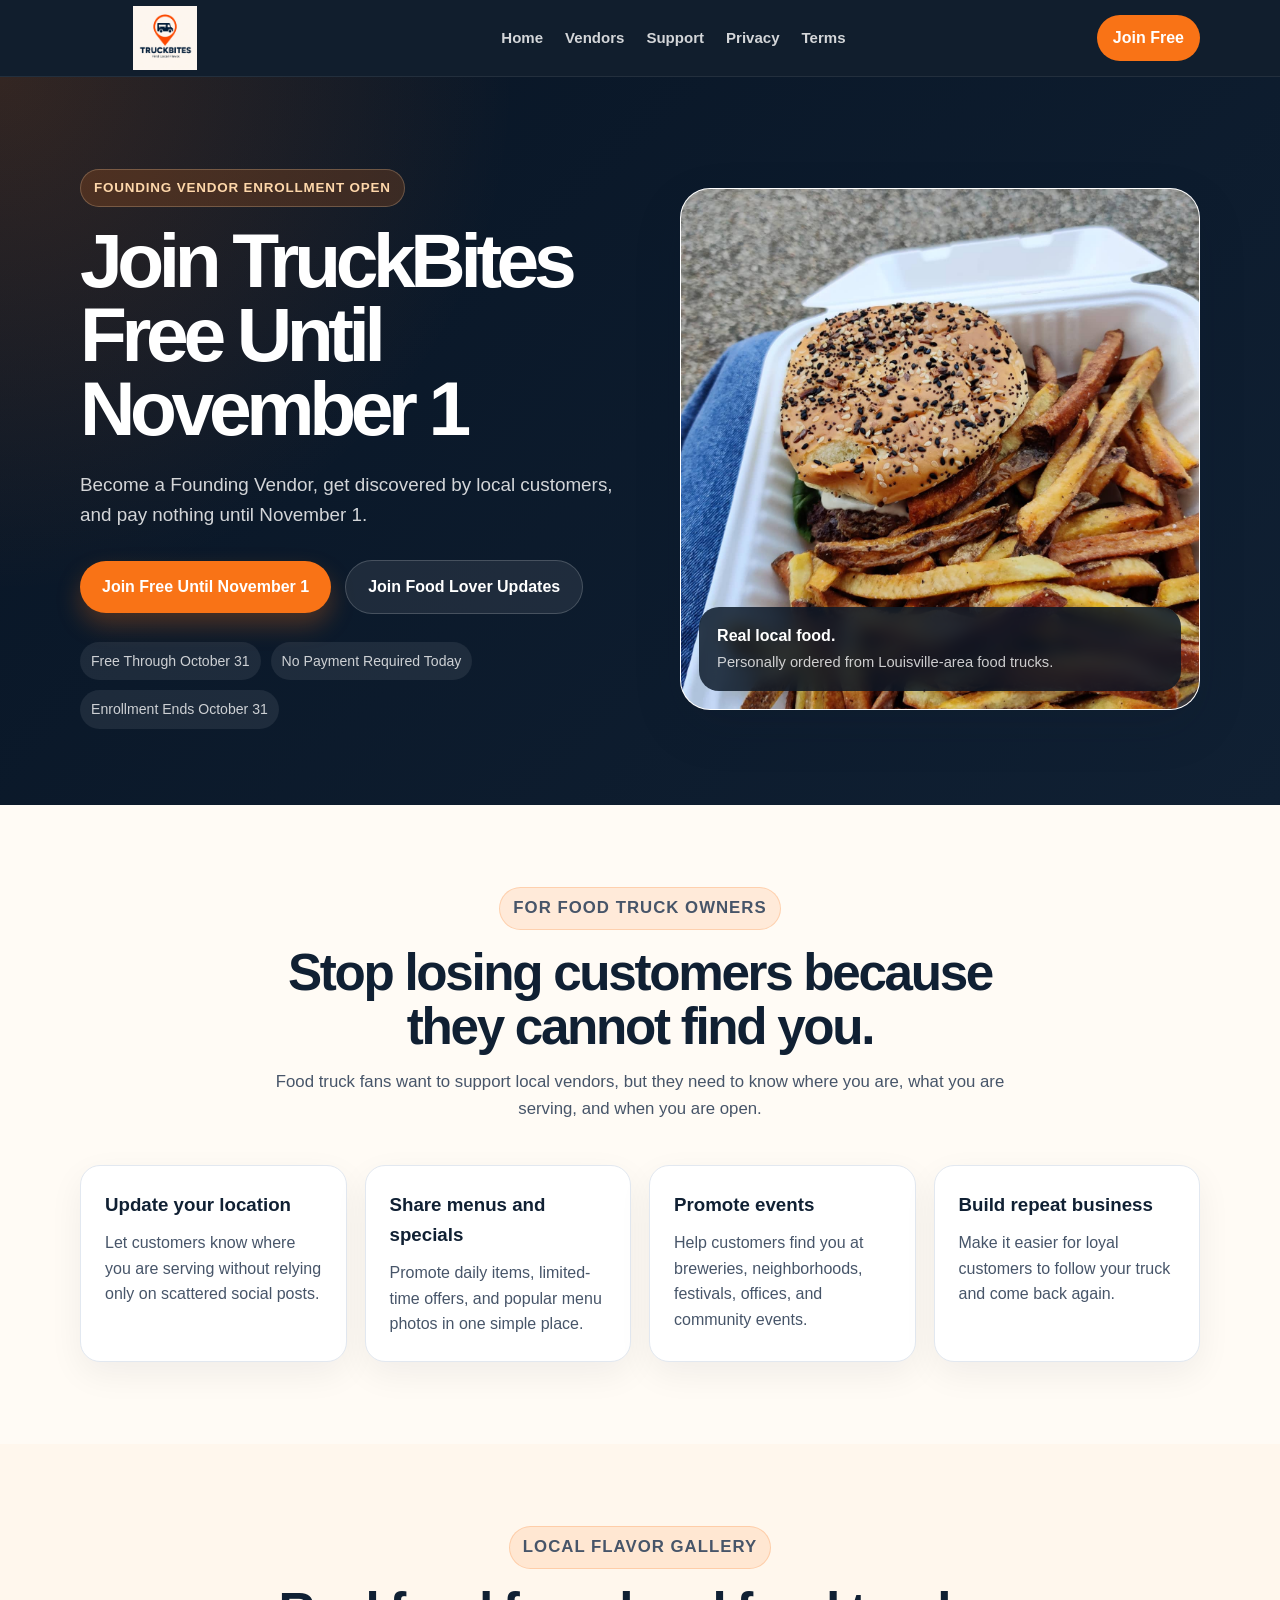
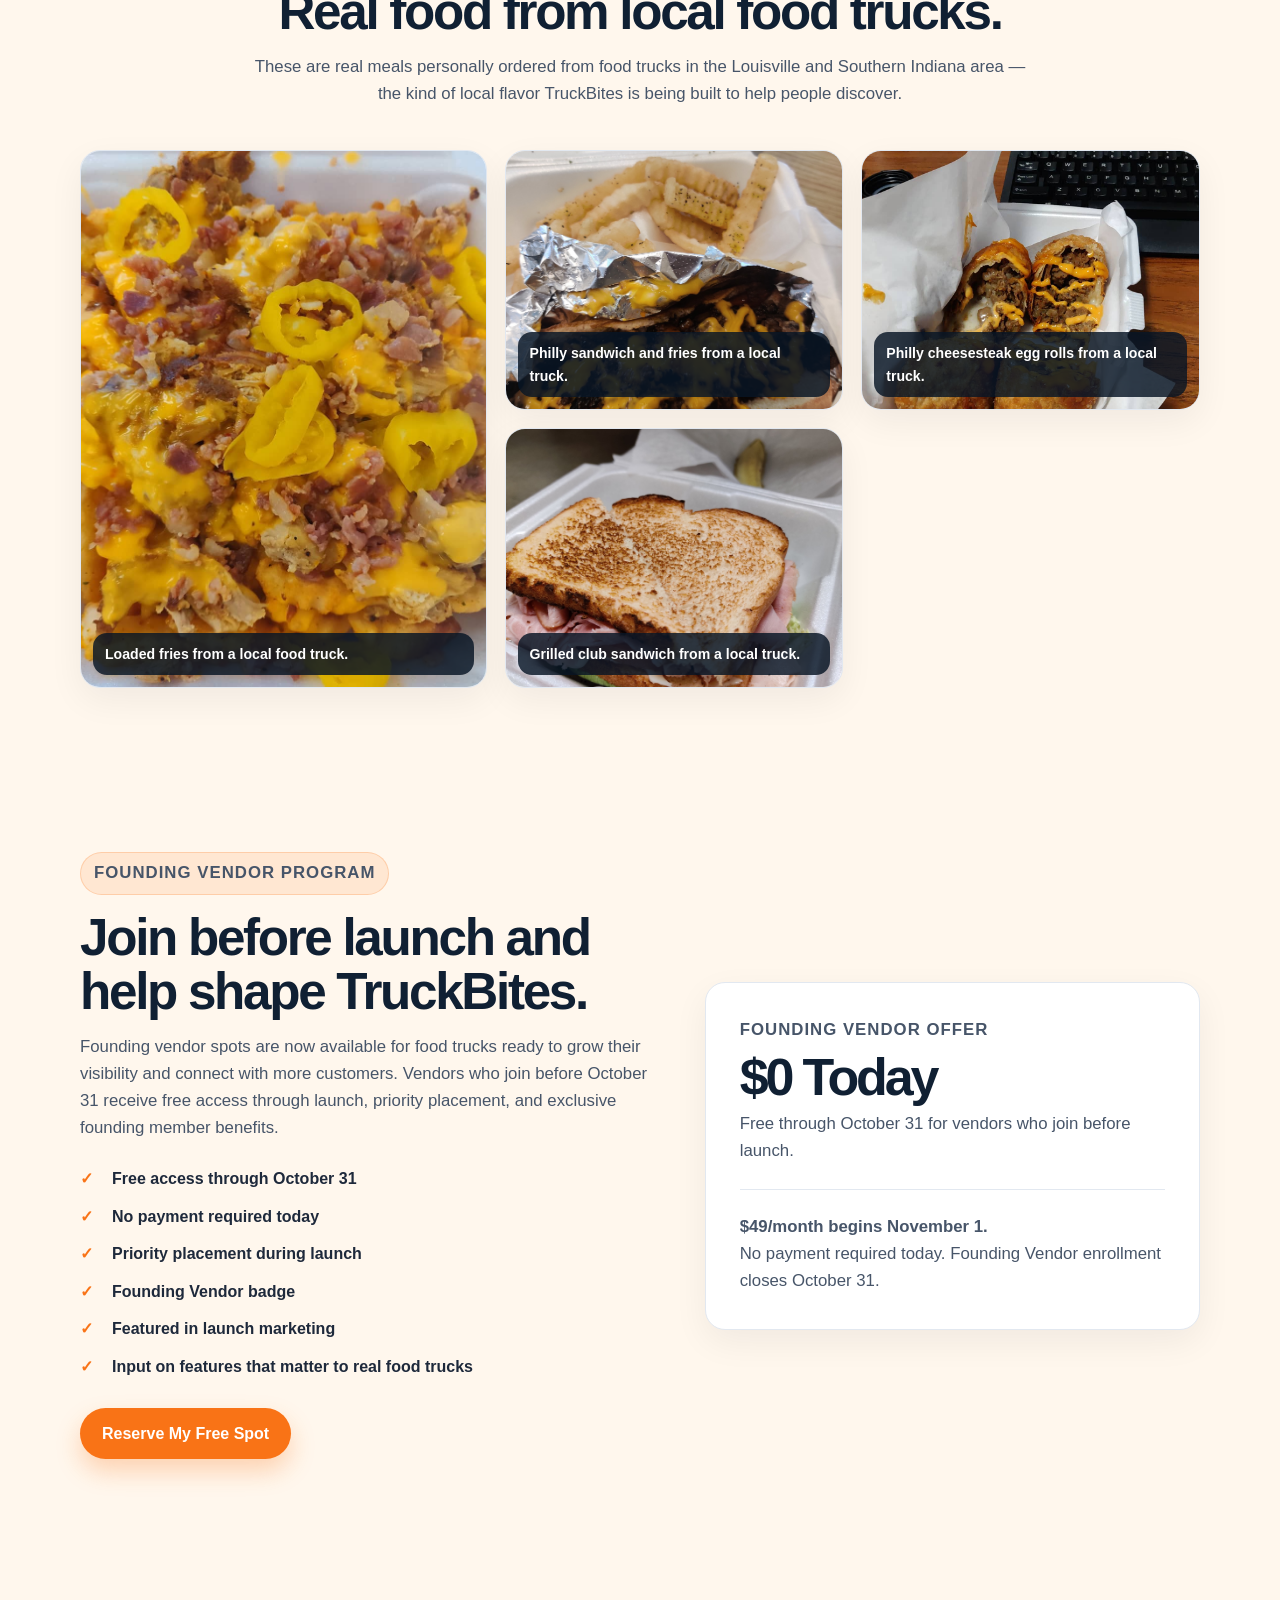
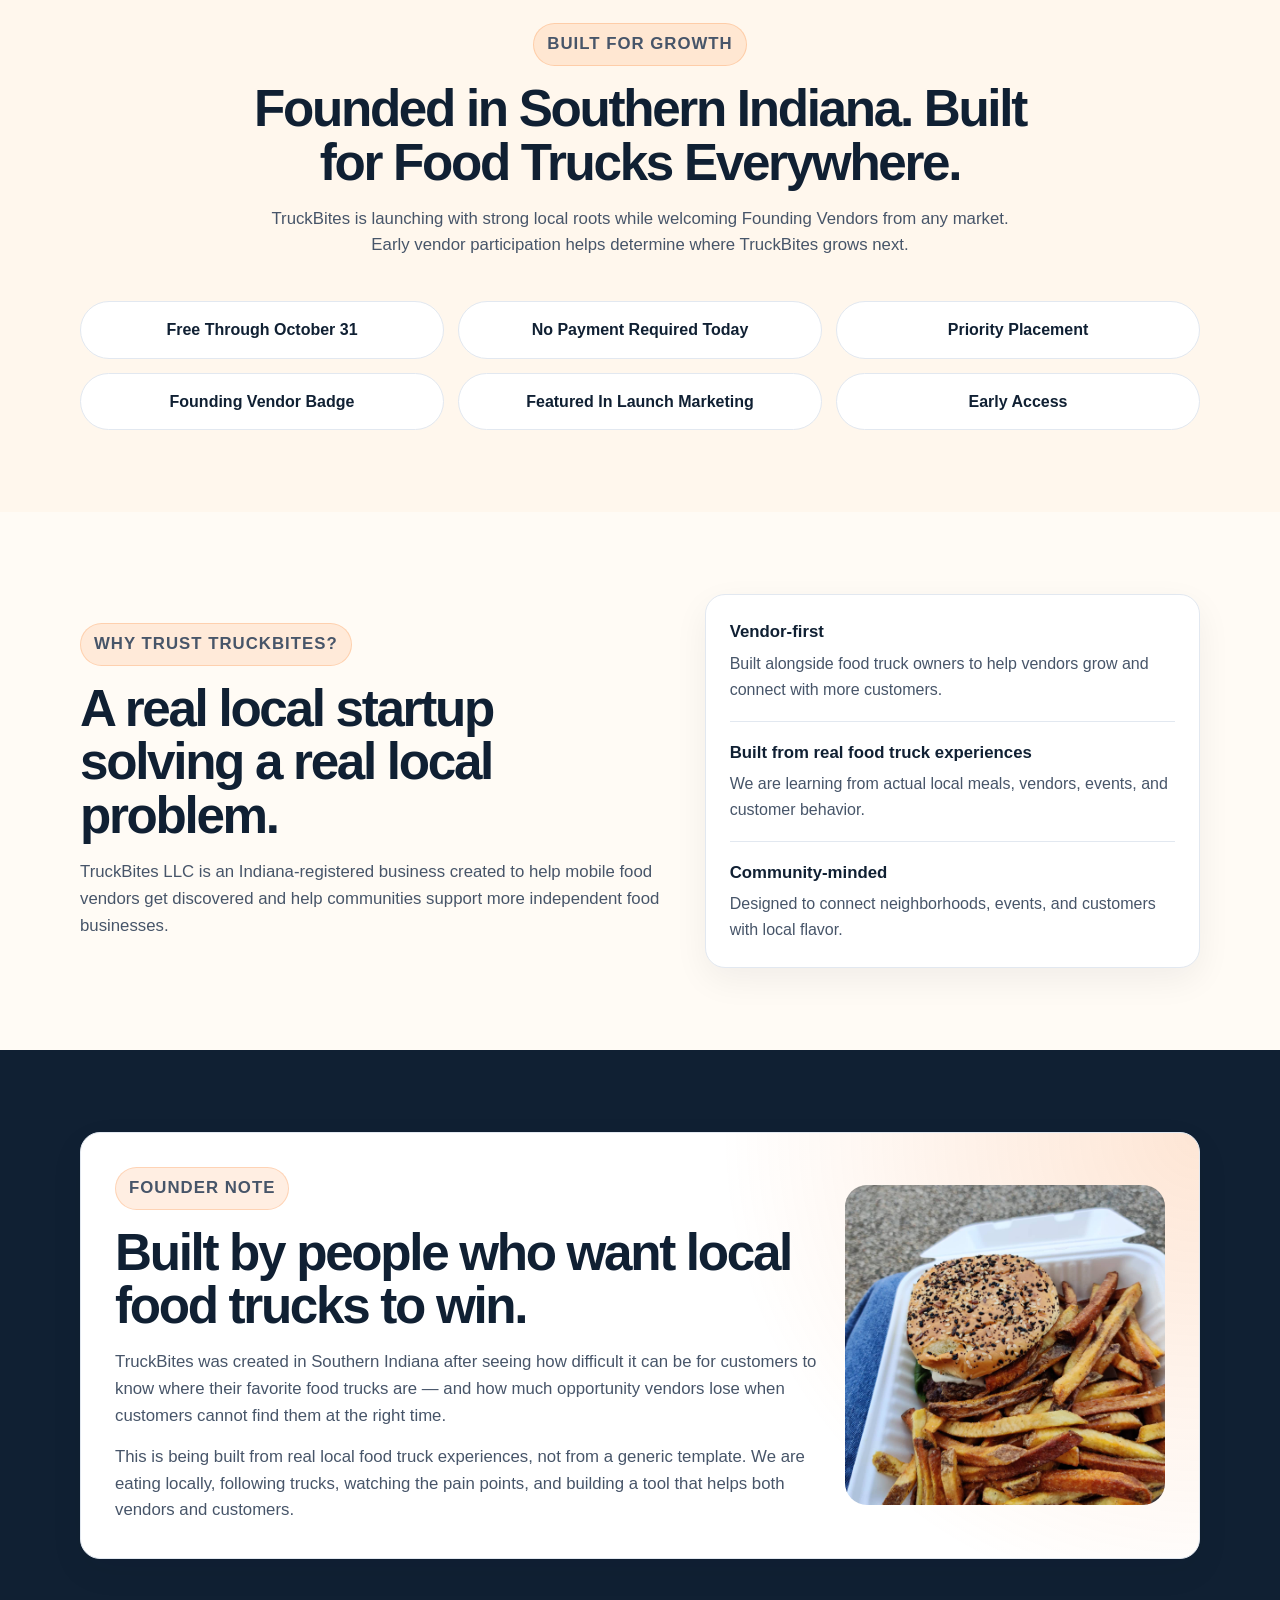
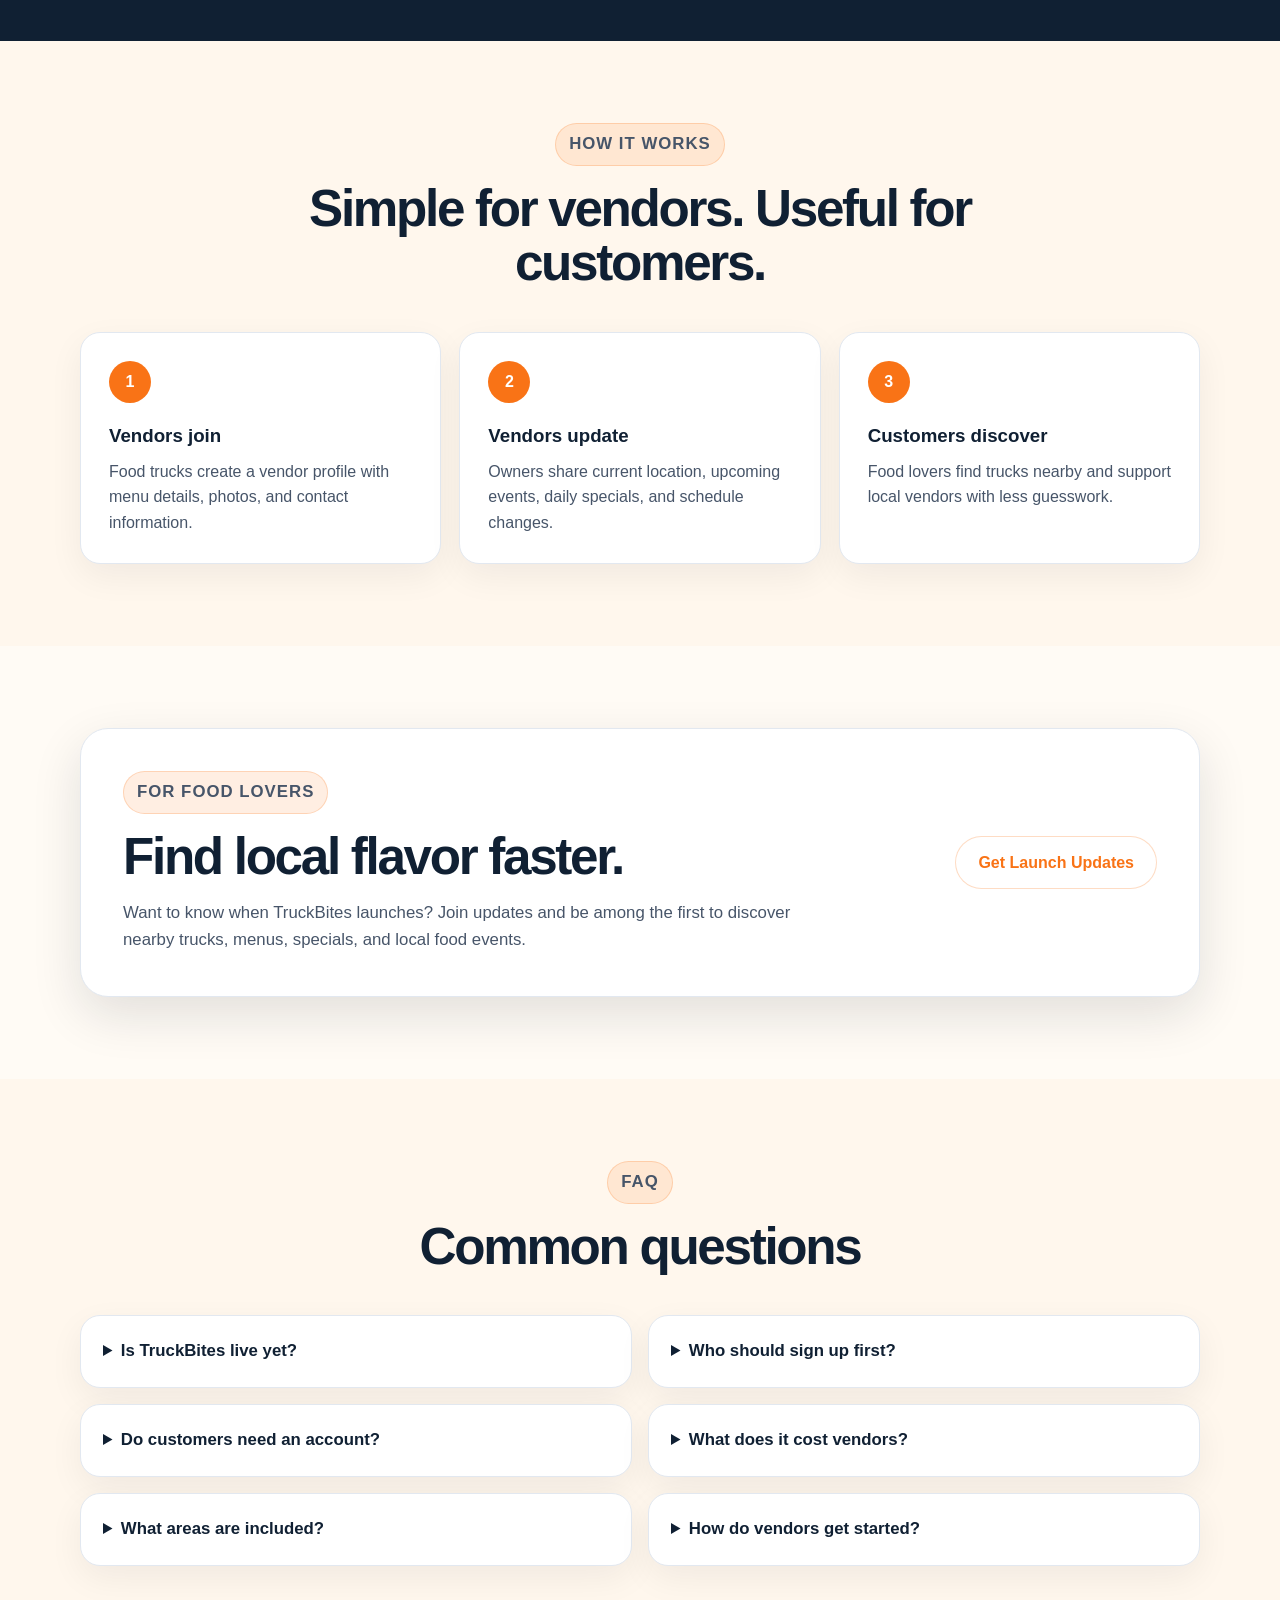
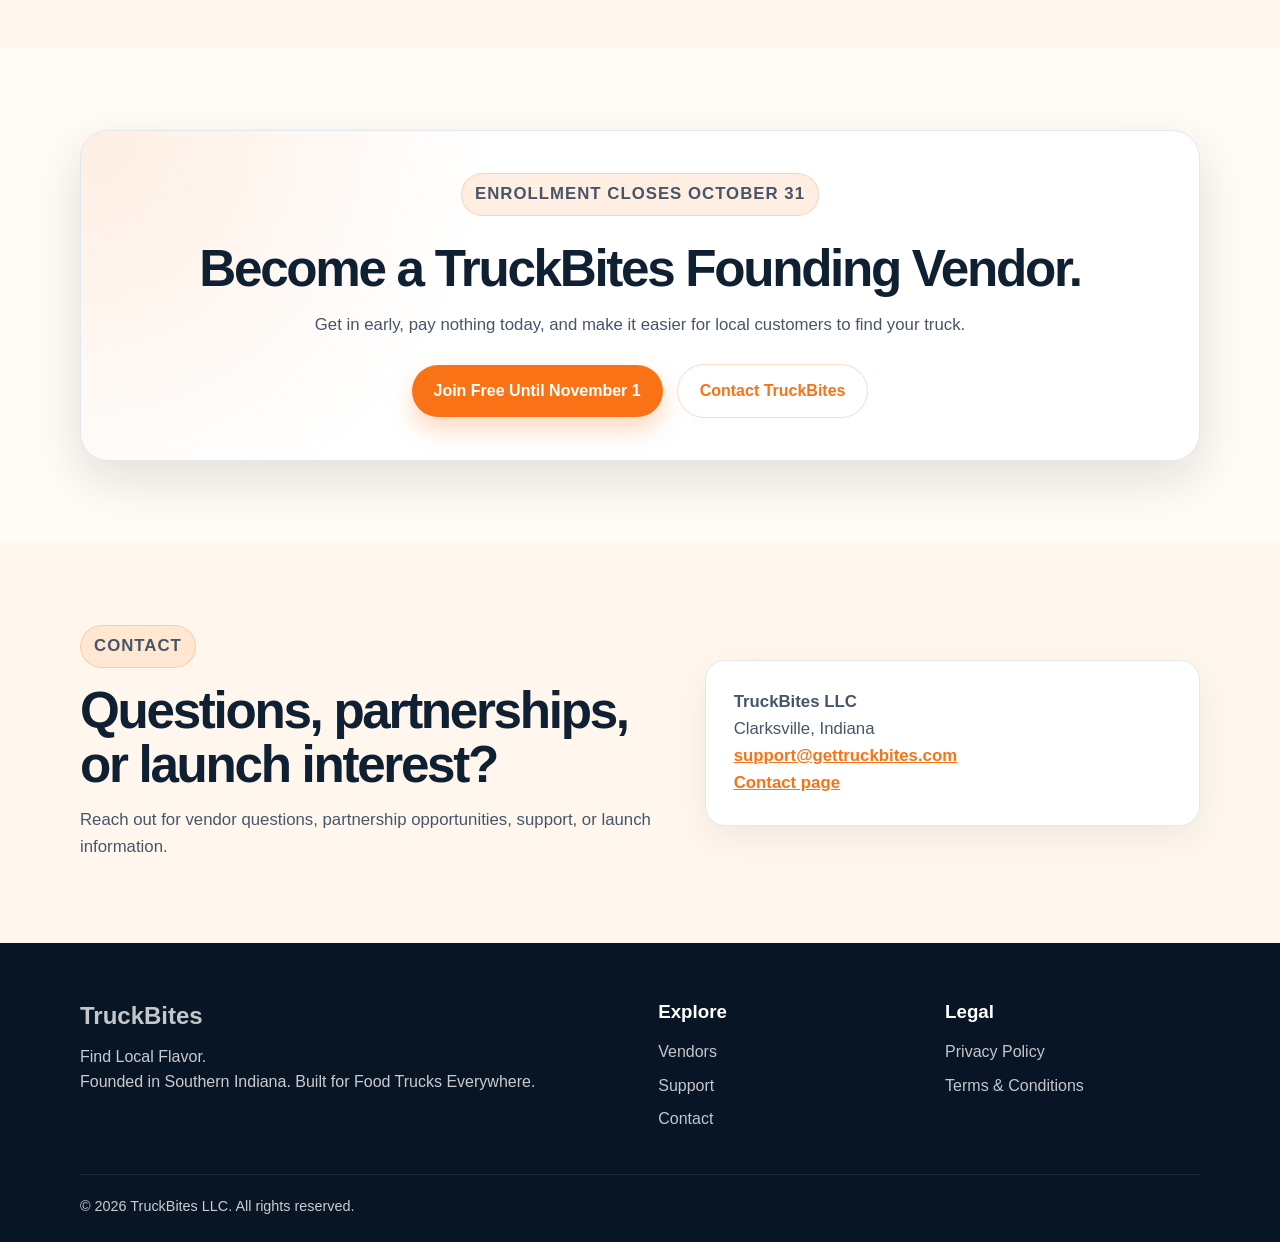
<file: index.html>
<!DOCTYPE html>
<html lang="en">
<head>
  <meta charset="UTF-8" />
  <meta name="viewport" content="width=device-width, initial-scale=1.0" />

  <title>TruckBites | Join Free Until October 31</title>

  <meta
    name="description"
    content="Join TruckBites as a Founding Vendor. Free until October 31. No payment required today. Help customers find your food truck faster."
  />

  <link rel="stylesheet" href="styles.css" />
</head>

<body>
  <header class="site-header">
    <div class="container header-inner">
      <a href="index.html" class="brand" aria-label="TruckBites home">
        <img
          src="images/truckbiteslogofinal.png"
          alt="TruckBites logo"
          class="brand-logo"
        />
      </a>

      <nav class="main-nav" aria-label="Main navigation">
        <a href="index.html">Home</a>
        <a href="vendor-signup.html">Vendors</a>
        <a href="support.html">Support</a>
        <a href="privacy.html">Privacy</a>
        <a href="terms.html">Terms</a>
      </nav>

      <a href="vendor-signup.html" class="nav-cta">Join Free</a>
    </div>
  </header>

  <main>
    <section class="hero">
      <div class="container hero-grid">
        <div class="hero-content">
          <p class="eyebrow">
            Founding Vendor Enrollment Open
          </p>

          <h1>Join TruckBites Free Until November 1</h1>

          <p class="hero-subtitle">
            Become a Founding Vendor, get discovered by local customers,
            and pay nothing until November 1.
          </p>

          <div class="hero-actions">
            <a href="vendor-signup.html" class="btn btn-primary">
              Join Free Until November 1
            </a>
            <a href="#food-lovers" class="btn btn-secondary">
              Join Food Lover Updates
            </a>
          </div>

          <div class="hero-trust">
            <span>Free Through October 31</span>
            <span>No Payment Required Today</span>
            <span>Enrollment Ends October 31</span>
          </div>
        </div>

        <div class="hero-photo-card">
          <img
            src="images/Burger-and-fries.jpg"
            alt="Burger and fries from a Louisville-area food truck"
            class="hero-photo"
          />
          <div class="photo-caption">
            <strong>Real local food.</strong>
            <span>Personally ordered from Louisville-area food trucks.</span>
          </div>
        </div>
      </div>
    </section>

    <section class="section vendor-focus" id="vendors">
      <div class="container">
        <div class="section-heading">
          <p class="eyebrow">For food truck owners</p>
          <h2>Stop losing customers because they cannot find you.</h2>
          <p>
            Food truck fans want to support local vendors, but they need to know where you are,
            what you are serving, and when you are open.
          </p>
        </div>

        <div class="benefit-grid">
          <article class="benefit-card">
            <h3>Update your location</h3>
            <p>Let customers know where you are serving without relying only on scattered social posts.</p>
          </article>

          <article class="benefit-card">
            <h3>Share menus and specials</h3>
            <p>Promote daily items, limited-time offers, and popular menu photos in one simple place.</p>
          </article>

          <article class="benefit-card">
            <h3>Promote events</h3>
            <p>Help customers find you at breweries, neighborhoods, festivals, offices, and community events.</p>
          </article>

          <article class="benefit-card">
            <h3>Build repeat business</h3>
            <p>Make it easier for loyal customers to follow your truck and come back again.</p>
          </article>
        </div>
      </div>
    </section>

    <section class="section gallery-section">
      <div class="container">
        <div class="section-heading">
          <p class="eyebrow">Local flavor gallery</p>
          <h2>Real food from local food trucks.</h2>
          <p>
            These are real meals personally ordered from food trucks in the Louisville and
            Southern Indiana area — the kind of local flavor TruckBites is being built to help people discover.
          </p>
        </div>

        <div class="gallery-grid">
          <figure class="gallery-card large">
            <img src="images/loaded-fries.jpg" alt="Loaded fries from a local food truck" />
            <figcaption>Loaded fries from a local food truck.</figcaption>
          </figure>

          <figure class="gallery-card">
            <img src="images/Philly-with-Fries.jpg" alt="Philly sandwich with fries from a local food truck" />
            <figcaption>Philly sandwich and fries from a local truck.</figcaption>
          </figure>

          <figure class="gallery-card">
            <img src="images/Philly-eggrolls.jpg" alt="Philly cheesesteak egg rolls from a local food truck" />
            <figcaption>Philly cheesesteak egg rolls from a local truck.</figcaption>
          </figure>

          <figure class="gallery-card">
            <img src="images/Club-sandwich.jpg" alt="Grilled club sandwich from a local food truck" />
            <figcaption>Grilled club sandwich from a local truck.</figcaption>
          </figure>
        </div>
      </div>
    </section>

    <section class="section founding">
      <div class="container founding-grid">
        <div>
          <p class="eyebrow">Founding Vendor Program</p>
          <h2>Join before launch and help shape TruckBites.</h2>
          <p>
            Founding vendor spots are now available for food trucks ready to grow their
            visibility and connect with more customers. Vendors who join before October 31
            receive free access through launch, priority placement, and exclusive founding
            member benefits.
          </p>

          <ul class="check-list">
            <li>Free access through October 31</li>
            <li>No payment required today</li>
            <li>Priority placement during launch</li>
            <li>Founding Vendor badge</li>
            <li>Featured in launch marketing</li>
            <li>Input on features that matter to real food trucks</li>
          </ul>

          <a href="vendor-signup.html" class="btn btn-primary">
            Reserve My Free Spot
          </a>
        </div>

        <div class="pricing-card">
          <p class="pricing-label">Founding Vendor Offer</p>
          <h3>$0 Today</h3>
          <p>Free through October 31 for vendors who join before launch.</p>

          <hr />

          <p>
            <strong>$49/month begins November 1.</strong>
          </p>
          <p>
            No payment required today. Founding Vendor enrollment closes October 31.
          </p>
        </div>
      </div>
    </section>

    <section class="section local-launch">
      <div class="container">
        <div class="section-heading">
          <p class="eyebrow">Built for Growth</p>
          <h2>Founded in Southern Indiana. Built for Food Trucks Everywhere.</h2>
          <p>
            TruckBites is launching with strong local roots while welcoming Founding Vendors
            from any market. Early vendor participation helps determine where TruckBites grows next.
          </p>
        </div>

        <div class="location-grid">
          <div>Free Through October 31</div>
          <div>No Payment Required Today</div>
          <div>Priority Placement</div>
          <div>Founding Vendor Badge</div>
          <div>Featured In Launch Marketing</div>
          <div>Early Access</div>
        </div>
      </div>
    </section>

    <section class="section trust">
      <div class="container trust-grid">
        <div>
          <p class="eyebrow">Why trust TruckBites?</p>
          <h2>A real local startup solving a real local problem.</h2>
          <p>
            TruckBites LLC is an Indiana-registered business created to help mobile food
            vendors get discovered and help communities support more independent food businesses.
          </p>
        </div>

        <div class="trust-list">
          <div>
            <strong>Vendor-first</strong>
            <span>Built alongside food truck owners to help vendors grow and connect with more customers.</span>
          </div>

          <div>
            <strong>Built from real food truck experiences</strong>
            <span>We are learning from actual local meals, vendors, events, and customer behavior.</span>
          </div>

          <div>
            <strong>Community-minded</strong>
            <span>Designed to connect neighborhoods, events, and customers with local flavor.</span>
          </div>
        </div>
      </div>
    </section>

    <section class="section founder">
      <div class="container founder-card">
        <div>
          <p class="eyebrow">Founder note</p>
          <h2>Built by people who want local food trucks to win.</h2>
          <p>
            TruckBites was created in Southern Indiana after seeing how difficult it can be for
            customers to know where their favorite food trucks are — and how much opportunity vendors
            lose when customers cannot find them at the right time.
          </p>
          <p>
            This is being built from real local food truck experiences, not from a generic template.
            We are eating locally, following trucks, watching the pain points, and building a tool that
            helps both vendors and customers.
          </p>
        </div>

        <img
          src="images/Burger-and-fries.jpg"
          alt="Food truck burger and fries representing local food discovery"
          class="founder-photo"
        />
      </div>
    </section>

    <section class="section how-it-works">
      <div class="container">
        <div class="section-heading">
          <p class="eyebrow">How it works</p>
          <h2>Simple for vendors. Useful for customers.</h2>
        </div>

        <div class="steps">
          <article>
            <span>1</span>
            <h3>Vendors join</h3>
            <p>Food trucks create a vendor profile with menu details, photos, and contact information.</p>
          </article>

          <article>
            <span>2</span>
            <h3>Vendors update</h3>
            <p>Owners share current location, upcoming events, daily specials, and schedule changes.</p>
          </article>

          <article>
            <span>3</span>
            <h3>Customers discover</h3>
            <p>Food lovers find trucks nearby and support local vendors with less guesswork.</p>
          </article>
        </div>
      </div>
    </section>

    <section class="section food-lovers" id="food-lovers">
      <div class="container food-lover-card">
        <div>
          <p class="eyebrow">For food lovers</p>
          <h2>Find local flavor faster.</h2>
          <p>
            Want to know when TruckBites launches? Join updates and be among the first to discover
            nearby trucks, menus, specials, and local food events.
          </p>
        </div>

        <a href="contact.html" class="btn btn-secondary">
          Get Launch Updates
        </a>
      </div>
    </section>

    <section class="section faq">
      <div class="container">
        <div class="section-heading">
          <p class="eyebrow">FAQ</p>
          <h2>Common questions</h2>
        </div>

        <div class="faq-grid">
          <details>
            <summary>Is TruckBites live yet?</summary>
            <p>
              TruckBites is preparing for a October 2026 launch push. We are currently recruiting
              Founding Vendors before public launch.
            </p>
          </details>

          <details>
            <summary>Who should sign up first?</summary>
            <p>
              Food truck owners, mobile vendors, pop-ups, and local food businesses that want more
              visibility should join as Founding Vendors.
            </p>
          </details>

          <details>
            <summary>Do customers need an account?</summary>
            <p>
              The goal is to make discovery easy for customers. Vendor accounts are the priority;
              customer login requirements will be kept as simple as possible.
            </p>
          </details>

          <details>
            <summary>What does it cost vendors?</summary>
            <p>
              Vendors who join before October 31 receive free access through launch.
              Memberships begin November 1 at $49/month or $500/year.
            </p>
          </details>

          <details>
            <summary>What areas are included?</summary>
            <p>
              Vendors from any location are welcome to join TruckBites. Early vendor interest
              helps determine where TruckBites expands next.
            </p>
          </details>

          <details>
            <summary>How do vendors get started?</summary>
            <p>
              Vendors can start by completing the Founding Vendor signup form at
              <a href="vendor-signup.html">gettruckbites.com/join</a>.
            </p>
          </details>
        </div>
      </div>
    </section>

    <section class="section final-cta">
      <div class="container final-cta-card">
        <p class="eyebrow">Enrollment Closes October 31</p>
        <h2>Become a TruckBites Founding Vendor.</h2>
        <p>
          Get in early, pay nothing today, and make it easier for local customers to find your truck.
        </p>

        <div class="hero-actions">
          <a href="vendor-signup.html" class="btn btn-primary">
            Join Free Until November 1
          </a>
          <a href="contact.html" class="btn btn-secondary">
            Contact TruckBites
          </a>
        </div>
      </div>
    </section>

    <section class="section contact-section" id="contact">
      <div class="container contact-grid">
        <div>
          <p class="eyebrow">Contact</p>
          <h2>Questions, partnerships, or launch interest?</h2>
          <p>
            Reach out for vendor questions, partnership opportunities, support, or launch information.
          </p>
        </div>

        <div class="contact-card">
          <p><strong>TruckBites LLC</strong></p>
          <p>Clarksville, Indiana</p>
          <p>
            <a href="mailto:support@gettruckbites.com">
              support@gettruckbites.com
            </a>
          </p>
          <p>
            <a href="contact.html">Contact page</a>
          </p>
        </div>
      </div>
    </section>
  </main>

  <footer class="site-footer">
    <div class="container footer-grid">
      <div>
        <a href="index.html" class="footer-brand">TruckBites</a>
        <p>Find Local Flavor.</p>
        <p>Founded in Southern Indiana. Built for Food Trucks Everywhere.</p>
      </div>

      <div>
        <h3>Explore</h3>
        <a href="vendor-signup.html">Vendors</a>
        <a href="support.html">Support</a>
        <a href="contact.html">Contact</a>
      </div>

      <div>
        <h3>Legal</h3>
        <a href="privacy.html">Privacy Policy</a>
        <a href="terms.html">Terms & Conditions</a>
      </div>
    </div>

    <div class="container footer-bottom">
      <p>&copy; 2026 TruckBites LLC. All rights reserved.</p>
    </div>
  </footer>
</body>
</html>
</file>
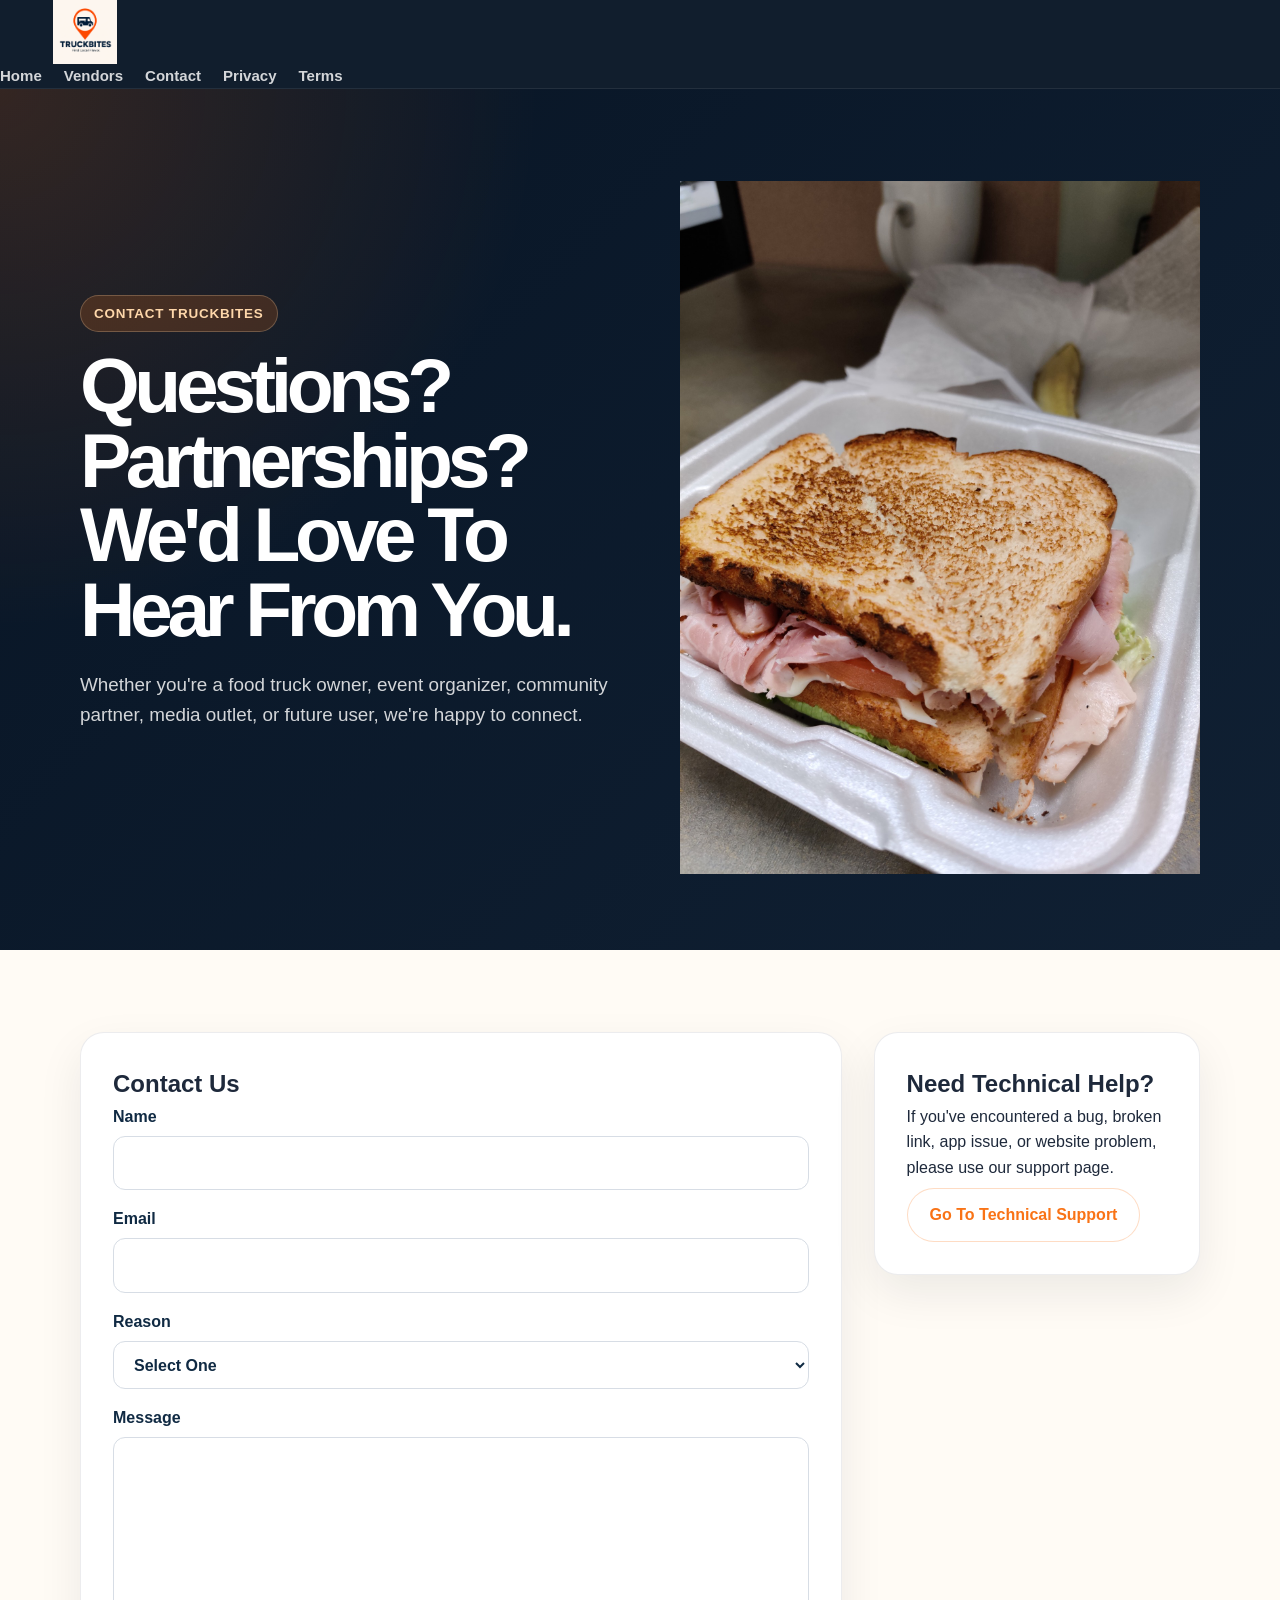
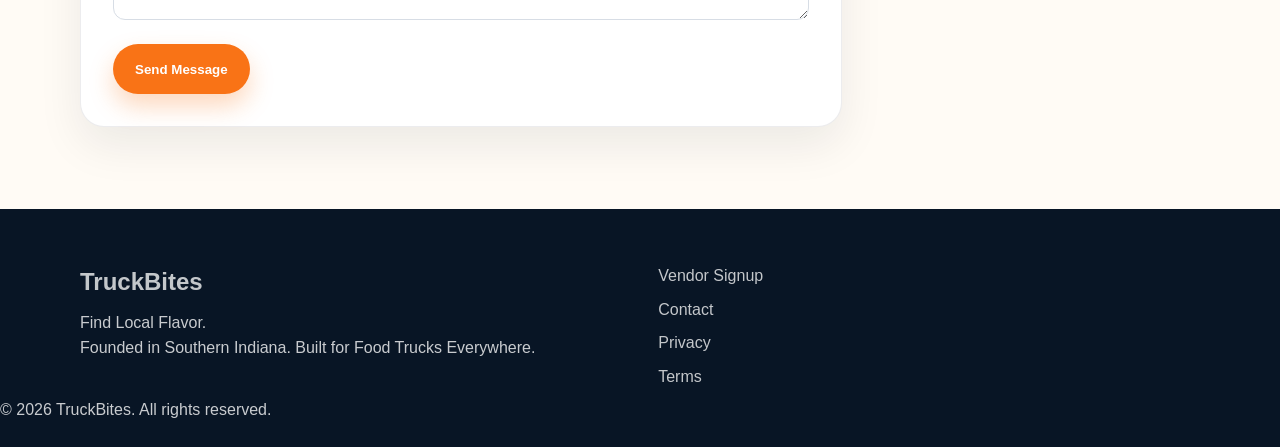
<file: contact.html>
<!DOCTYPE html>
<html lang="en">
<head>
  <meta charset="UTF-8" />
  <meta name="viewport" content="width=device-width, initial-scale=1.0" />

  <title>Contact | TruckBites</title>

<meta
  name="description"
  content="Contact TruckBites for vendor questions, partnerships, media inquiries, support, and launch information. Founded in Southern Indiana and built for food trucks everywhere."
/>

  <link rel="stylesheet" href="styles.css?v=10" />

  <!-- Start of HubSpot Embed Code -->
  <script
    type="text/javascript"
    id="hs-script-loader"
    async
    defer
    src="//js-na2.hs-scripts.com/246335047.js">
  </script>
  <!-- End of HubSpot Embed Code -->
</head>

<body>
  <header class="site-header">
    <a href="index.html" class="brand" aria-label="TruckBites home">
      <img
        src="images/truckbiteslogofinal.png"
        alt="TruckBites Logo"
        class="brand-logo"
      />
    </a>

    <nav class="site-nav" aria-label="Main navigation">
      <a href="index.html">Home</a>
      <a href="vendor-signup.html">Vendors</a>
      <a href="contact.html">Contact</a>
      <a href="privacy.html">Privacy</a>
      <a href="terms.html">Terms</a>
    </nav>
  </header>

  <main>
  <section class="hero">
    <div class="container hero-grid">
      <div class="hero-content">
        <p class="eyebrow">Contact TruckBites</p>

        <h1>Questions? Partnerships? We'd Love To Hear From You.</h1>

        <p class="hero-subtitle">
          Whether you're a food truck owner, event organizer, community partner,
          media outlet, or future user, we're happy to connect.
        </p>
      </div>

      <div class="hero-card">
        <img
          src="images/Club-sandwich.jpg"
          alt="TruckBites contact"
          class="hero-food-image"
        />
      </div>
    </div>
  </section>

  <section class="section">
    <div class="container forms-grid">
      <form
        class="form-card"
        action="https://formspree.io/f/xjgzlreg"
        method="POST"
      >
        <input type="hidden" name="_subject" value="NEW CONTACT FORM - TruckBites" />
        <input type="hidden" name="form_type" value="Contact Form" />
        <input type="hidden" name="_next" value="https://gettruckbites.com/success.html" />

        <h2>Contact Us</h2>

        <label>
          Name
          <input type="text" name="name" required />
        </label>

        <label>
          Email
          <input type="email" name="email" required />
        </label>

        <label>
          Reason
          <select name="reason" required>
            <option value="">Select One</option>
            <option value="General Question">General Question</option>
            <option value="Vendor Question">Vendor Question</option>
            <option value="Partnership">Partnership</option>
            <option value="Media Request">Media Request</option>
            <option value="Launch Information">Launch Information</option>
          </select>
        </label>

        <label>
          Message
          <textarea name="message" rows="6" required></textarea>
        </label>

        <button type="submit">Send Message</button>
      </form>

      <div class="form-card">
        <h2>Need Technical Help?</h2>

        <p>
          If you've encountered a bug, broken link, app issue, or website
          problem, please use our support page.
        </p>

        <a href="support.html" class="btn btn-secondary">
          Go To Technical Support
        </a>
      </div>
    </div>
  </section>
</main>

  <footer class="site-footer">
  <div class="container footer-grid">
    <div>
      <a href="index.html" class="footer-brand">TruckBites</a>
      <p>Find Local Flavor.</p>
      <p>Founded in Southern Indiana. Built for Food Trucks Everywhere.</p>
    </div>

    <div class="footer-links">
      <a href="vendor-signup.html">Vendor Signup</a>
      <a href="contact.html">Contact</a>
      <a href="privacy.html">Privacy</a>
      <a href="terms.html">Terms</a>
    </div>
  </div>

  <p class="copyright">
    &copy; 2026 TruckBites. All rights reserved.
  </p>
</footer>
</body>
</html>
</file>
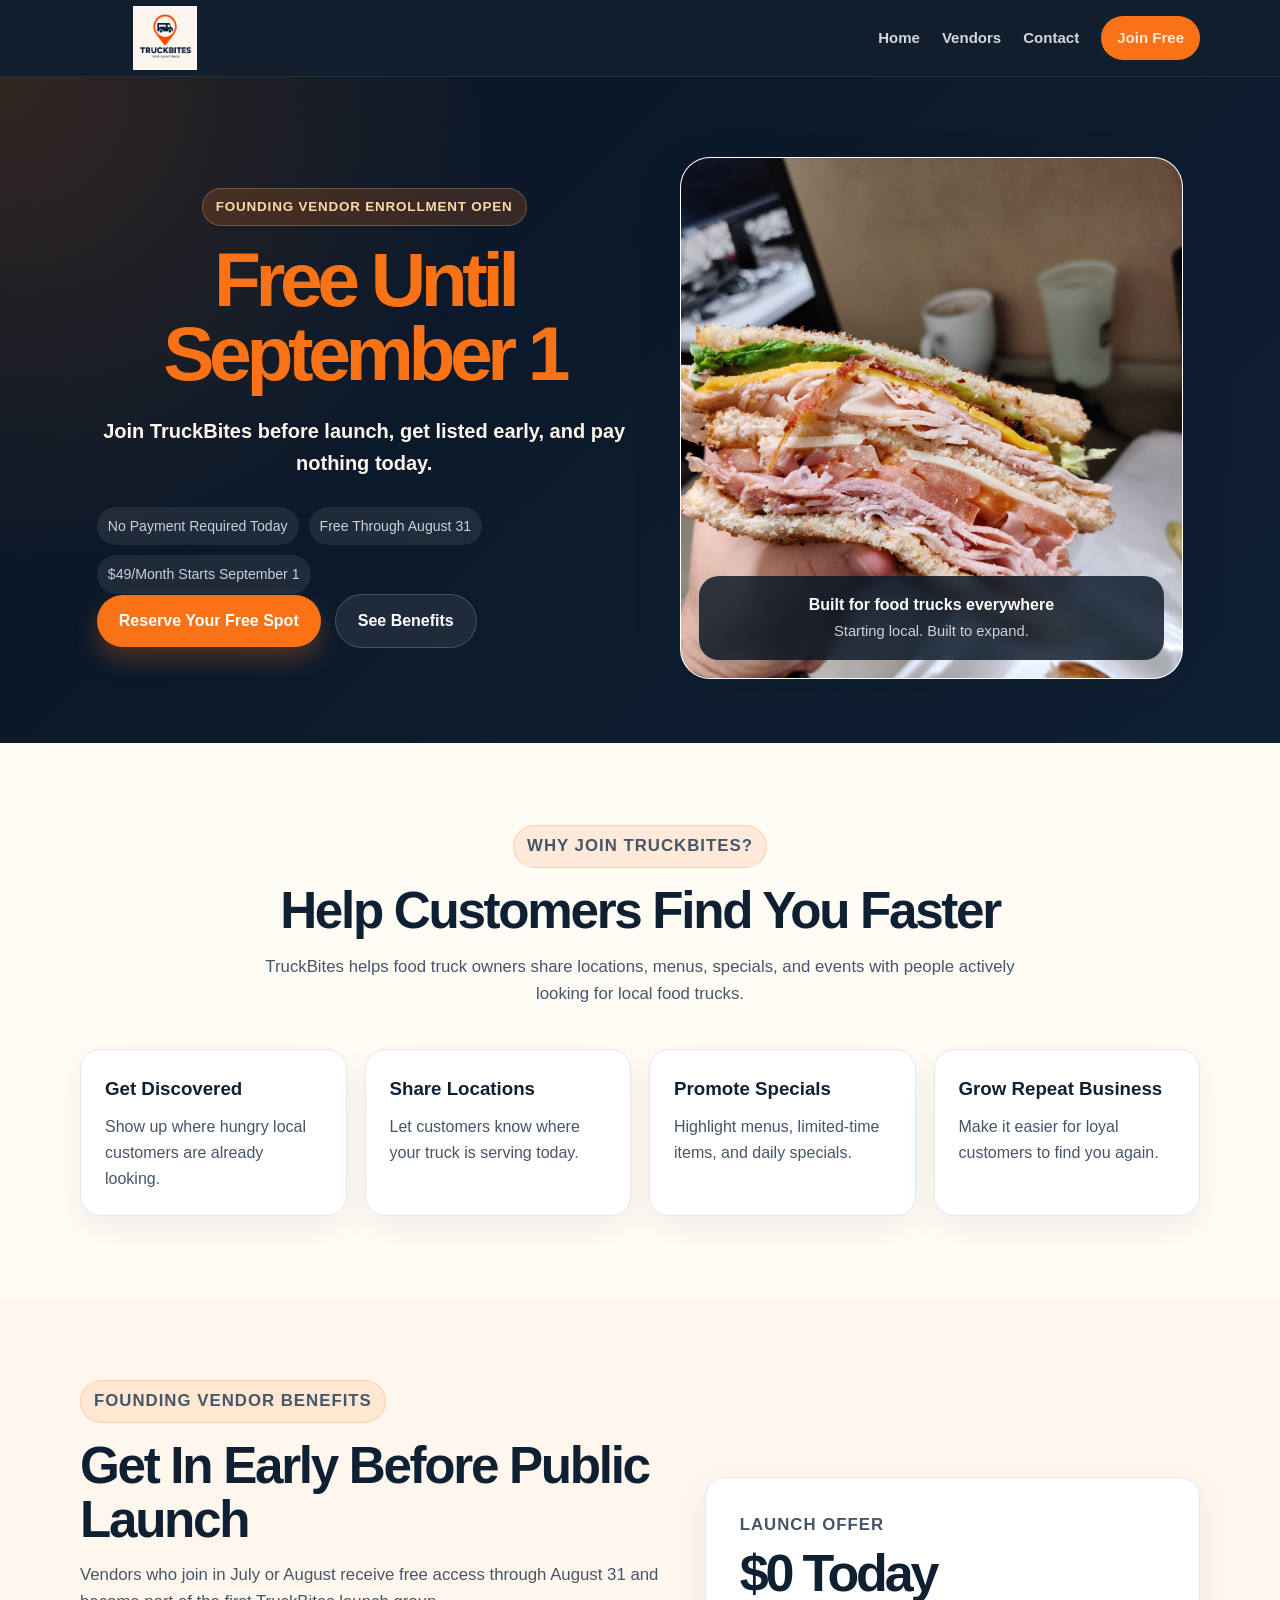
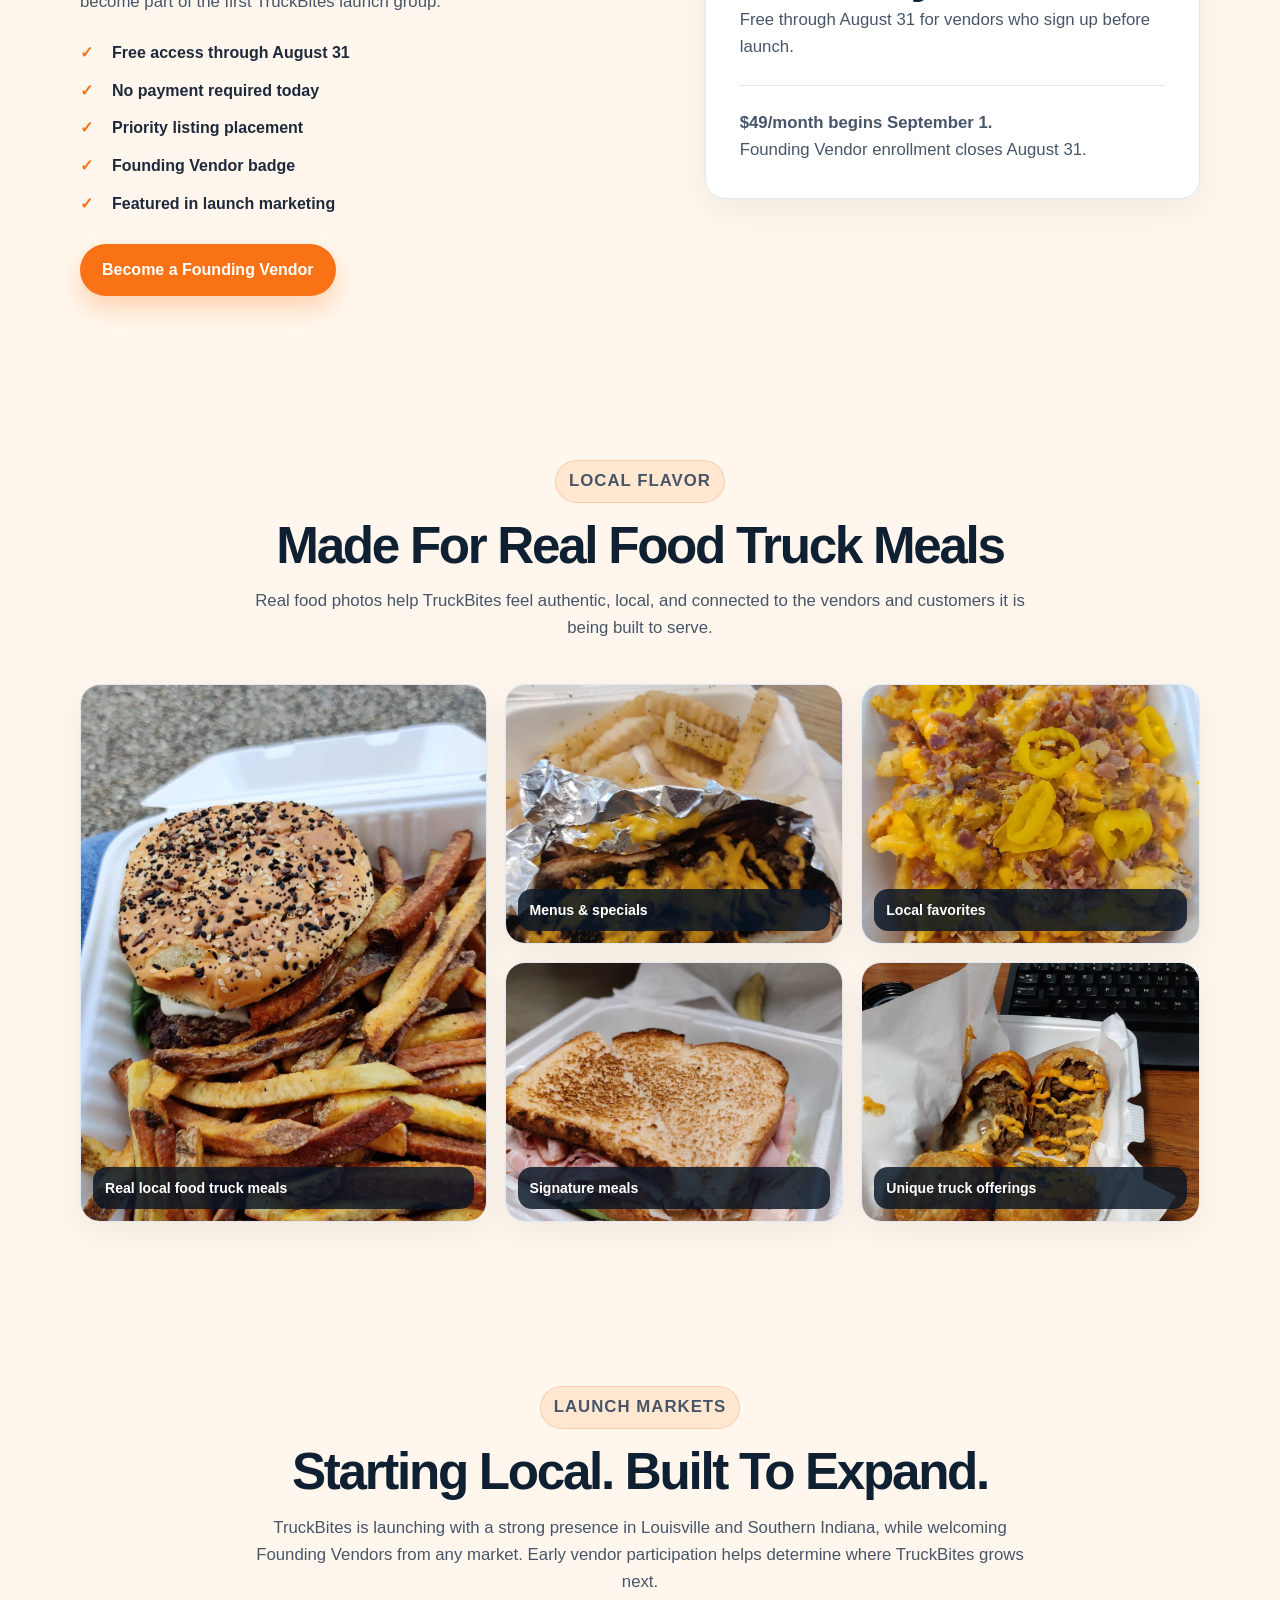
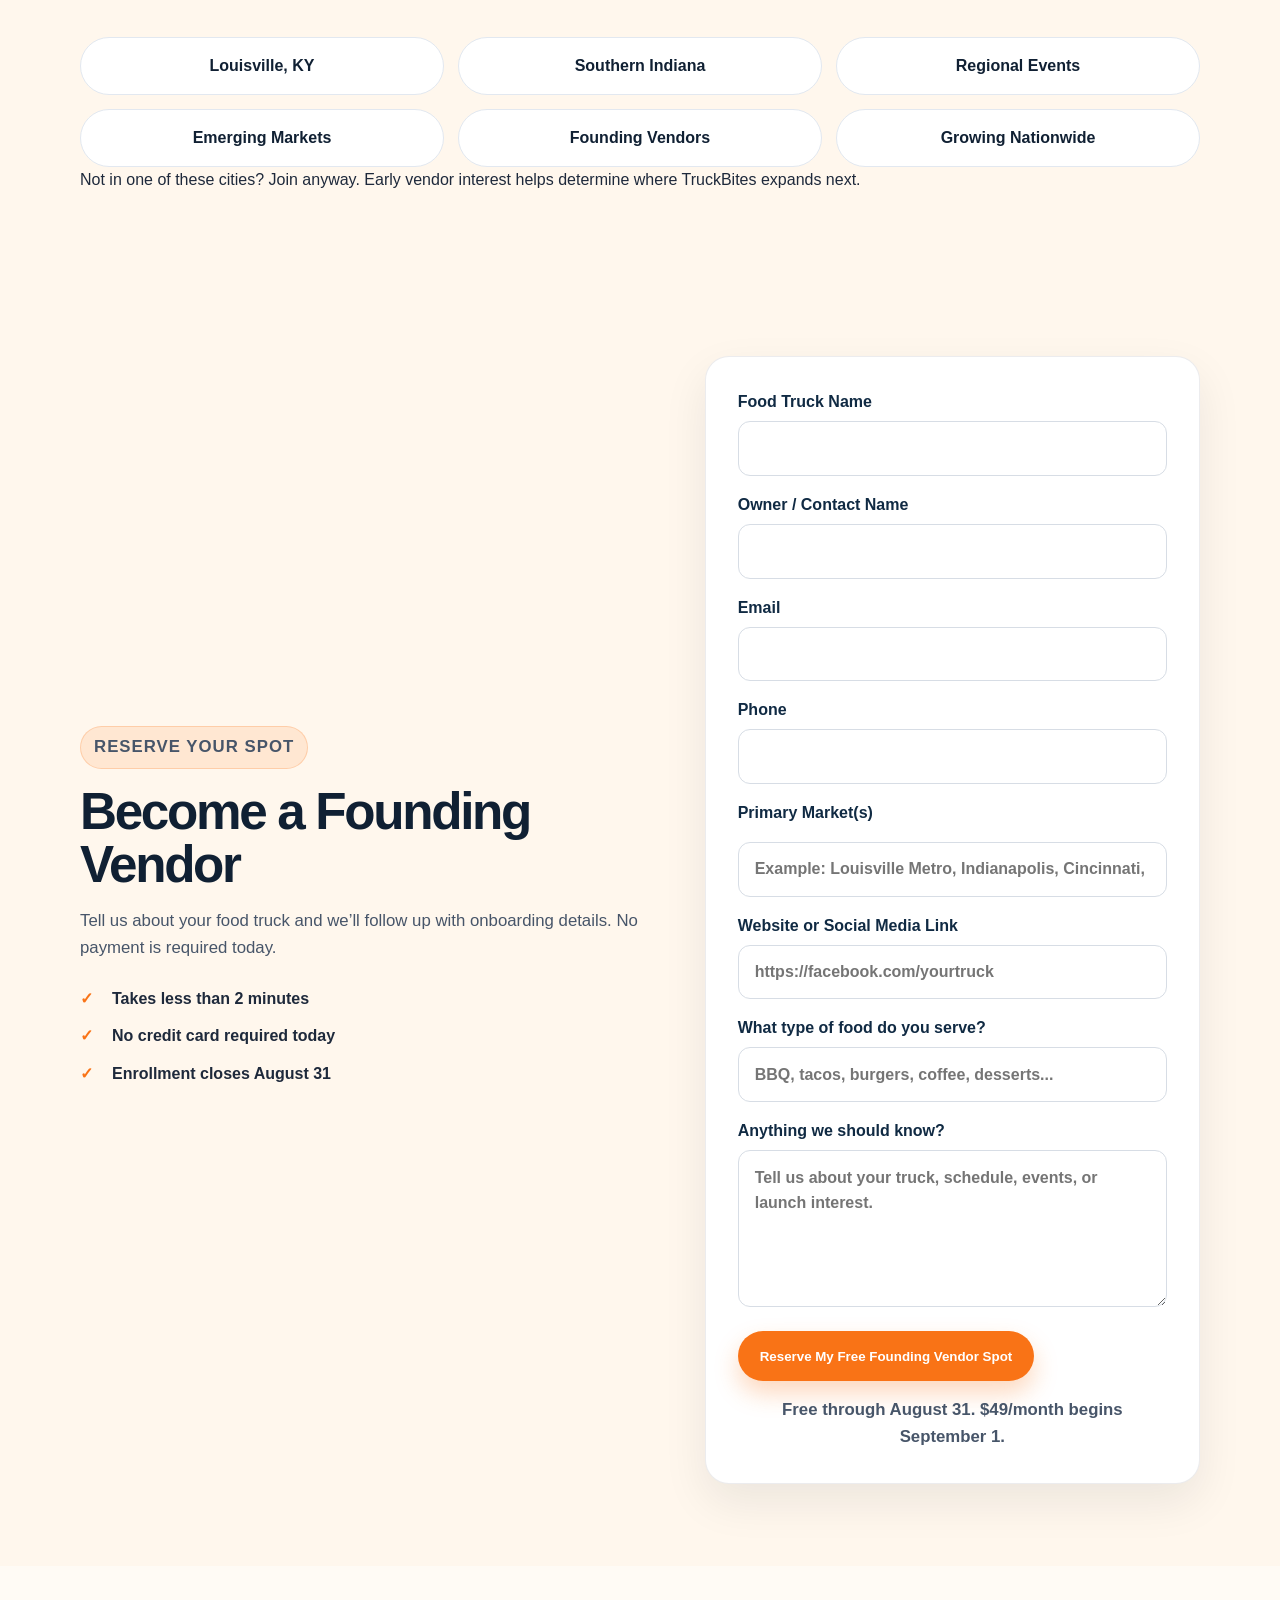
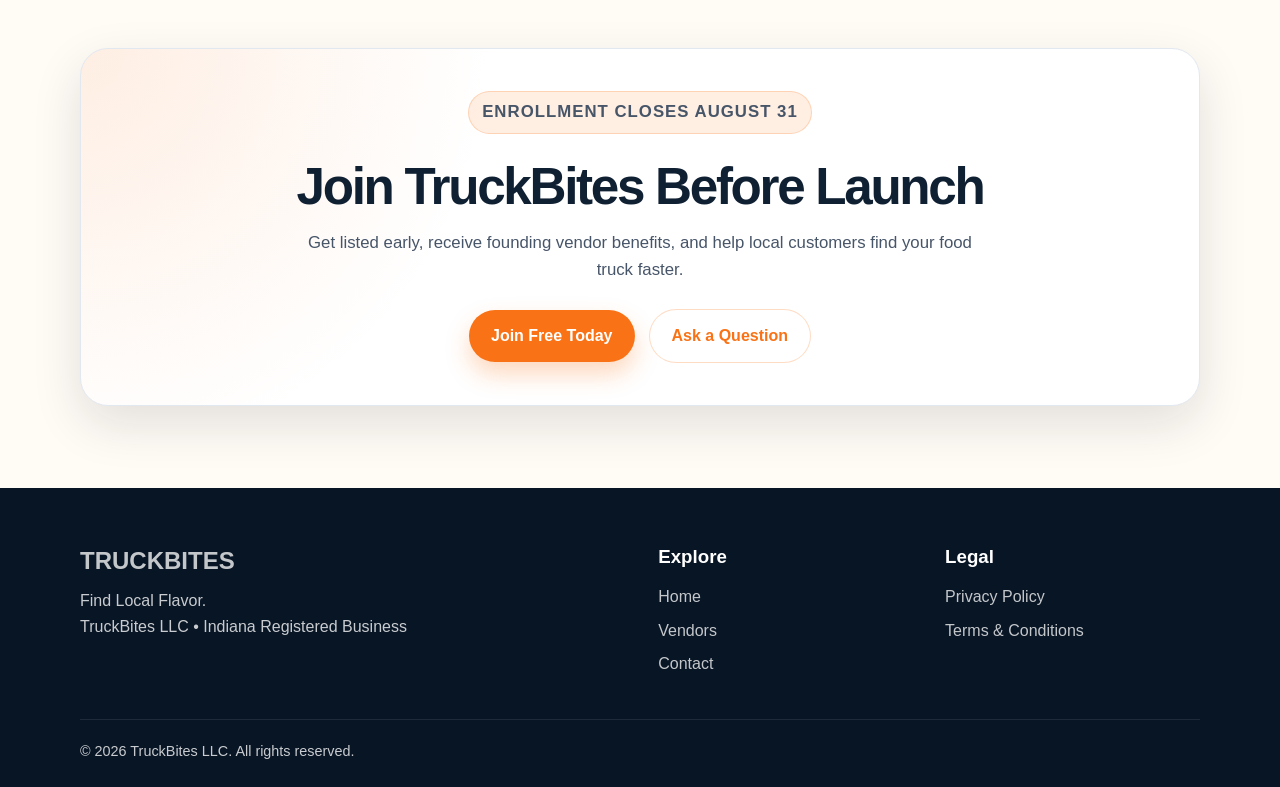
<file: join.html>
<!DOCTYPE html>
<html lang="en">
<head>
  <meta charset="UTF-8" />
  <meta name="viewport" content="width=device-width, initial-scale=1.0" />

  <title>Join TruckBites | Founding Vendor Enrollment</title>

  <meta
    name="description"
    content="Join TruckBites as a Founding Vendor. Free until September 1. No payment required today. Starting local and built to expand."
  />

  <link rel="stylesheet" href="styles.css" />
</head>

<body>
  <header class="site-header">
    <div class="container header-inner">
      <a href="index.html" class="brand" aria-label="TruckBites Home">
        <img
          src="images/truckbiteslogofinal.png"
          alt="TruckBites Logo"
          class="brand-logo"
        />
      </a>

      <nav class="main-nav" aria-label="Main navigation">
        <a href="index.html">Home</a>
        <a href="join.html">Vendors</a>
        <a href="contact.html">Contact</a>
        <a href="join.html#join-form" class="nav-cta">Join Free</a>
      </nav>
    </div>
  </header>

  <main>
    <section class="hero join-hero">
      <div class="container hero-grid">
        <div class="hero-content">
          <p class="eyebrow">Founding Vendor Enrollment Open</p>

          <h1>Free Until September 1</h1>

          <p class="hero-subtitle">
            Join TruckBites before launch, get listed early, and pay nothing today.
          </p>

          <div class="hero-trust">
            <span>No Payment Required Today</span>
            <span>Free Through August 31</span>
            <span>$49/Month Starts September 1</span>
          </div>

          <div class="hero-actions">
            <a href="#join-form" class="btn btn-primary">
              Reserve Your Free Spot
            </a>
            <a href="#benefits" class="btn btn-secondary">
              See Benefits
            </a>
          </div>
        </div>

        <div class="hero-photo-card">
          <img
            src="images/Clubbie.jpg"
            alt="Local food truck sandwich meal"
            class="hero-photo"
          />
          <div class="photo-caption">
            <strong>Built for food trucks everywhere</strong>
            <span>Starting local. Built to expand.</span>
          </div>
        </div>
      </div>
    </section>

    <section class="section vendor-focus" id="benefits">
      <div class="container">
        <div class="section-heading">
          <p class="eyebrow">Why Join TruckBites?</p>
          <h2>Help Customers Find You Faster</h2>
          <p>
            TruckBites helps food truck owners share locations, menus, specials,
            and events with people actively looking for local food trucks.
          </p>
        </div>

        <div class="benefit-grid">
          <article class="benefit-card">
            <h3>Get Discovered</h3>
            <p>Show up where hungry local customers are already looking.</p>
          </article>

          <article class="benefit-card">
            <h3>Share Locations</h3>
            <p>Let customers know where your truck is serving today.</p>
          </article>

          <article class="benefit-card">
            <h3>Promote Specials</h3>
            <p>Highlight menus, limited-time items, and daily specials.</p>
          </article>

          <article class="benefit-card">
            <h3>Grow Repeat Business</h3>
            <p>Make it easier for loyal customers to find you again.</p>
          </article>
        </div>
      </div>
    </section>

    <section class="section founding">
      <div class="container founding-grid">
        <div>
          <p class="eyebrow">Founding Vendor Benefits</p>
          <h2>Get In Early Before Public Launch</h2>
          <p>
            Vendors who join in July or August receive free access through
            August 31 and become part of the first TruckBites launch group.
          </p>

          <ul class="check-list">
            <li>Free access through August 31</li>
            <li>No payment required today</li>
            <li>Priority listing placement</li>
            <li>Founding Vendor badge</li>
            <li>Featured in launch marketing</li>
          </ul>

          <a href="#join-form" class="btn btn-primary">
            Become a Founding Vendor
          </a>
        </div>

        <aside class="pricing-card">
          <p class="pricing-label">Launch Offer</p>
          <h3>$0 Today</h3>
          <p>Free through August 31 for vendors who sign up before launch.</p>

          <hr />

          <p><strong>$49/month begins September 1.</strong></p>
          <p>Founding Vendor enrollment closes August 31.</p>
        </aside>
      </div>
    </section>

    <section class="section gallery-section">
      <div class="container">
        <div class="section-heading">
          <p class="eyebrow">Local Flavor</p>
          <h2>Made For Real Food Truck Meals</h2>
          <p>
            Real food photos help TruckBites feel authentic, local, and connected
            to the vendors and customers it is being built to serve.
          </p>
        </div>

        <div class="gallery-grid">
          <figure class="gallery-card large">
            <img
              src="images/Burger-and-fries.jpg"
              alt="Burger and fries from a local food truck"
            />
            <figcaption>Real local food truck meals</figcaption>
          </figure>

          <figure class="gallery-card">
            <img
              src="images/Philly-with-Fries.jpg"
              alt="Philly cheesesteak and fries"
            />
            <figcaption>Menus & specials</figcaption>
          </figure>

          <figure class="gallery-card">
            <img
              src="images/loaded-fries.jpg"
              alt="Loaded fries from a local food truck"
            />
            <figcaption>Local favorites</figcaption>
          </figure>

          <figure class="gallery-card">
            <img
              src="images/Club-sandwich.jpg"
              alt="Club sandwich from a local food truck"
            />
            <figcaption>Signature meals</figcaption>
          </figure>

          <figure class="gallery-card">
            <img
              src="images/Philly-eggrolls.jpg"
              alt="Philly eggrolls from a local food truck"
            />
            <figcaption>Unique truck offerings</figcaption>
          </figure>
        </div>
      </div>
    </section>

    <section class="section local-launch">
      <div class="container">
        <div class="section-heading">
          <p class="eyebrow">Launch Markets</p>
          <h2>Starting Local. Built To Expand.</h2>
         <p>
            TruckBites is launching with a strong presence in Louisville and Southern Indiana,
            while welcoming Founding Vendors from any market. Early vendor participation helps
            determine where TruckBites grows next.
        </p>
        </div>

        <div class="location-grid">
          <div>Louisville, KY</div>
          <div>Southern Indiana</div>
          <div>Regional Events</div>
          <div>Emerging Markets</div>
          <div>Founding Vendors</div>
          <div>Growing Nationwide</div>
       </div>

        <p class="market-note">
          Not in one of these cities? Join anyway. Early vendor interest helps
          determine where TruckBites expands next.
        </p>
      </div>
    </section>

    <section class="section contact-section" id="join-form">
      <div class="container contact-grid">
        <div>
          <p class="eyebrow">Reserve Your Spot</p>
          <h2>Become a Founding Vendor</h2>
          <p>
            Tell us about your food truck and we’ll follow up with onboarding
            details. No payment is required today.
          </p>

          <ul class="check-list">
            <li>Takes less than 2 minutes</li>
            <li>No credit card required today</li>
            <li>Enrollment closes August 31</li>
          </ul>
        </div>

        <form
          class="form-card"
          action="https://formspree.io/f/YOUR_FORM_ID"
          method="POST"
        >
          <input
            type="hidden"
            name="_subject"
            value="New TruckBites Founding Vendor Signup"
          />
          <input
            type="hidden"
            name="form_type"
            value="Founding Vendor Signup"
          />

          <label>
            Food Truck Name
            <input type="text" name="food_truck_name" required />
          </label>

          <label>
            Owner / Contact Name
            <input type="text" name="contact_name" required />
          </label>

          <label>
            Email
            <input type="email" name="email" required />
          </label>

          <label>
            Phone
            <input type="tel" name="phone" />
          </label>

          <label>
           <label>
              Primary Market(s)
           </label>
            <input
              type="text"
              name="service_area"
              placeholder="Example: Louisville Metro, Indianapolis, Cincinnati, Nashville..."
            />
          </label>

          <label>
            Website or Social Media Link
            <input
              type="url"
              name="website_or_social"
              placeholder="https://facebook.com/yourtruck"
            />
          </label>

          <label>
            What type of food do you serve?
            <input
              type="text"
              name="food_type"
              placeholder="BBQ, tacos, burgers, coffee, desserts..."
            />
          </label>

          <label>
            Anything we should know?
            <textarea
              name="message"
              rows="5"
              placeholder="Tell us about your truck, schedule, events, or launch interest."
            ></textarea>
          </label>

          <button type="submit" class="btn btn-primary">
            Reserve My Free Founding Vendor Spot
          </button>

          <p class="form-note">
            Free through August 31. $49/month begins September 1.
          </p>
        </form>
      </div>
    </section>

    <section class="section final-cta">
      <div class="container">
        <div class="final-cta-card">
          <p class="eyebrow">Enrollment Closes August 31</p>
          <h2>Join TruckBites Before Launch</h2>
          <p>
            Get listed early, receive founding vendor benefits, and help local
            customers find your food truck faster.
          </p>

          <div class="hero-actions">
            <a href="#join-form" class="btn btn-primary">
              Join Free Today
            </a>
            <a href="contact.html" class="btn btn-secondary">
              Ask a Question
            </a>
          </div>
        </div>
      </div>
    </section>
  </main>

  <footer class="site-footer">
    <div class="container footer-grid">
      <div>
        <a href="index.html" class="footer-brand">TRUCKBITES</a>
        <p>Find Local Flavor.</p>
        <p>TruckBites LLC • Indiana Registered Business</p>
      </div>

      <div>
        <h3>Explore</h3>
        <a href="index.html">Home</a>
        <a href="join.html">Vendors</a>
        <a href="contact.html">Contact</a>
      </div>

      <div>
        <h3>Legal</h3>
        <a href="privacy.html">Privacy Policy</a>
        <a href="terms.html">Terms & Conditions</a>
      </div>
    </div>

    <div class="container footer-bottom">
      <p>© 2026 TruckBites LLC. All rights reserved.</p>
    </div>
  </footer>
</body>
</html>
</file>
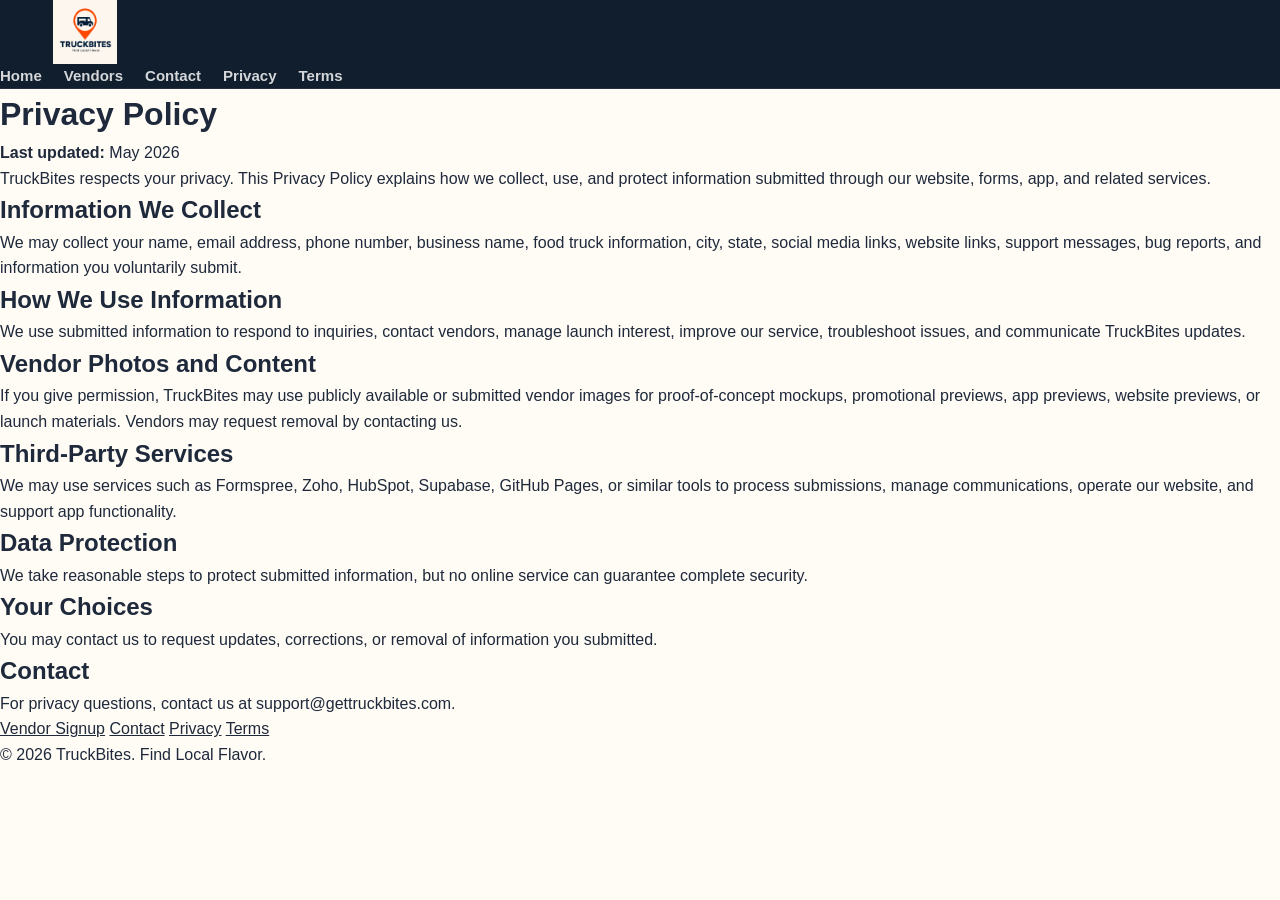
<file: privacy.html>
<!DOCTYPE html>
<html lang="en">
<head>
  <meta charset="UTF-8" />
  <meta name="viewport" content="width=device-width, initial-scale=1.0" />

  <title>Privacy Policy | TruckBites</title>
  <meta name="description" content="Read the TruckBites privacy policy." />
<!-- Start of HubSpot Embed Code -->
<script type="text/javascript" id="hs-script-loader" async defer src="//js-na2.hs-scripts.com/246335047.js"></script>
<!-- End of HubSpot Embed Code -->
  <link rel="stylesheet" href="styles.css?v=10" />
</head>

<body>
  <header class="site-header">
    <a href="index.html" class="brand" aria-label="TruckBites home">
      <img src="images/truckbiteslogofinal.png" alt="TruckBites logo" class="brand-logo" />
    </a>

    <nav class="site-nav" aria-label="Main navigation">
      <a href="index.html">Home</a>
      <a href="vendor-signup.html">Vendors</a>
      <a href="contact.html">Contact</a>
      <a href="privacy.html">Privacy</a>
      <a href="terms.html">Terms</a>
    </nav>
  </header>

  <main class="legal-page">
    <h1>Privacy Policy</h1>
    <p><strong>Last updated:</strong> May 2026</p>

    <p>
      TruckBites respects your privacy. This Privacy Policy explains how we collect,
      use, and protect information submitted through our website, forms, app, and related services.
    </p>

    <h2>Information We Collect</h2>
    <p>
      We may collect your name, email address, phone number, business name,
      food truck information, city, state, social media links, website links,
      support messages, bug reports, and information you voluntarily submit.
    </p>

    <h2>How We Use Information</h2>
    <p>
      We use submitted information to respond to inquiries, contact vendors,
      manage launch interest, improve our service, troubleshoot issues, and communicate TruckBites updates.
    </p>

    <h2>Vendor Photos and Content</h2>
    <p>
      If you give permission, TruckBites may use publicly available or submitted vendor images
      for proof-of-concept mockups, promotional previews, app previews, website previews, or launch materials.
      Vendors may request removal by contacting us.
    </p>

    <h2>Third-Party Services</h2>
    <p>
      We may use services such as Formspree, Zoho, HubSpot, Supabase, GitHub Pages,
      or similar tools to process submissions, manage communications, operate our website,
      and support app functionality.
    </p>

    <h2>Data Protection</h2>
    <p>
      We take reasonable steps to protect submitted information, but no online service can guarantee complete security.
    </p>

    <h2>Your Choices</h2>
    <p>
      You may contact us to request updates, corrections, or removal of information you submitted.
    </p>

    <h2>Contact</h2>
    <p>
      For privacy questions, contact us at support@gettruckbites.com.
    </p>
  </main>

  <footer>
    <div class="footer-links">
      <a href="vendor-signup.html">Vendor Signup</a>
      <a href="contact.html">Contact</a>
      <a href="privacy.html">Privacy</a>
      <a href="terms.html">Terms</a>
    </div>

    <p class="copyright">&copy; 2026 TruckBites. Find Local Flavor.</p>
  </footer>
</body>
</html>
</file>
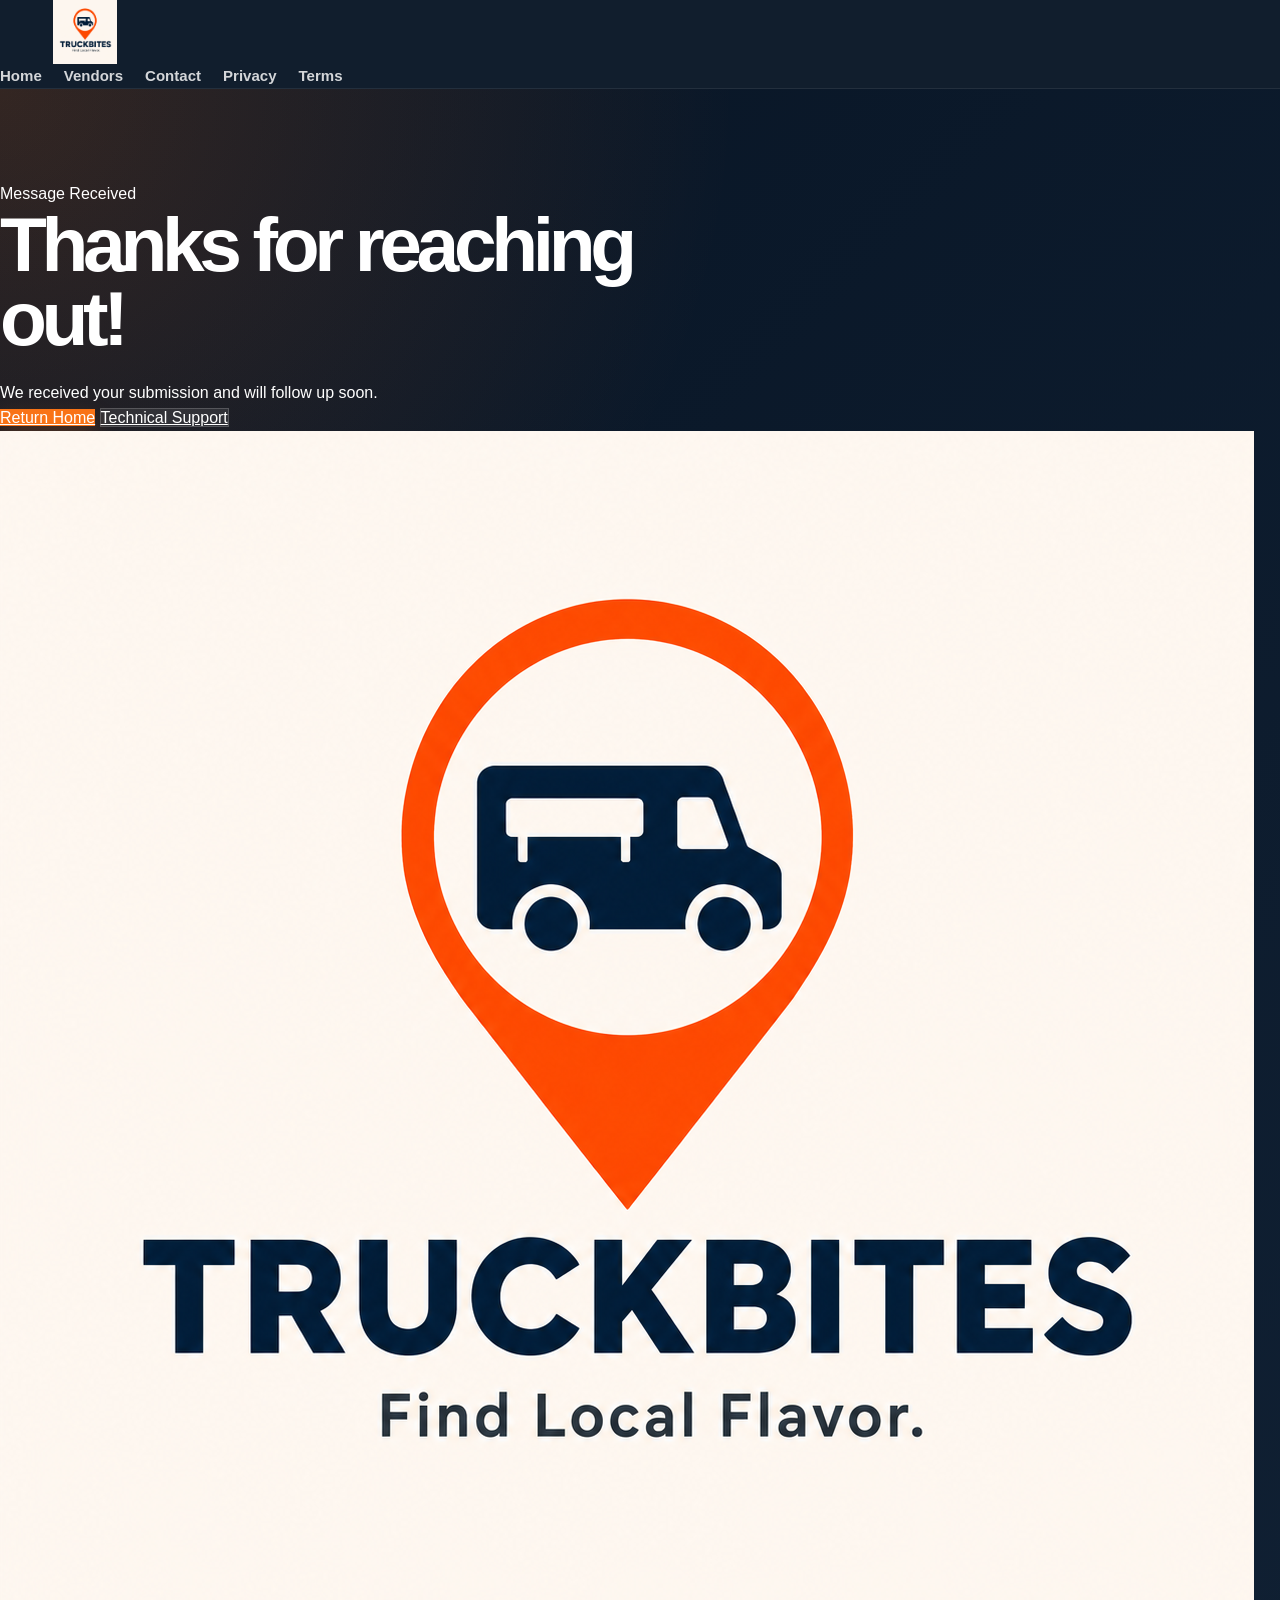
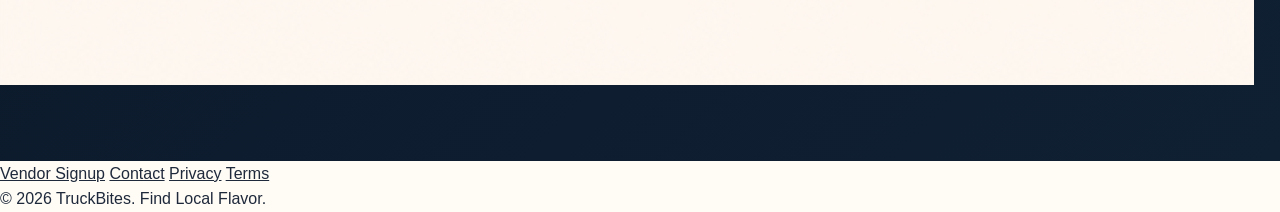
<file: success.html>
<!DOCTYPE html>
<html lang="en">
<head>
  <meta charset="UTF-8" />
  <meta name="viewport" content="width=device-width, initial-scale=1.0" />

  <title>Thank You | TruckBites</title>
  <meta name="description" content="Thank you for contacting TruckBites." />
<!-- Start of HubSpot Embed Code -->
<script type="text/javascript" id="hs-script-loader" async defer src="//js-na2.hs-scripts.com/246335047.js"></script>
<!-- End of HubSpot Embed Code -->
  <link rel="stylesheet" href="styles.css?v=10" />
</head>

<body>
  <header class="site-header">
    <a href="index.html" class="brand" aria-label="TruckBites home">
      <img src="images/truckbiteslogofinal.png" alt="TruckBites logo" class="brand-logo" />
    </a>

    <nav class="site-nav" aria-label="Main navigation">
      <a href="index.html">Home</a>
      <a href="vendor-signup.html">Vendors</a>
      <a href="contact.html">Contact</a>
      <a href="privacy.html">Privacy</a>
      <a href="terms.html">Terms</a>
    </nav>
  </header>

  <main>
    <section class="hero">
      <div class="hero-content">
        <span class="badge">Message Received</span>
        <h1>Thanks for reaching out!</h1>
        <p>
          We received your submission and will follow up soon.
        </p>

        <div class="hero-buttons">
          <a href="index.html" class="btn-primary">Return Home</a>
          <a href="support.html" class="btn-secondary">Technical Support</a>
        </div>
      </div>

      <div class="hero-image">
        <img src="images/truckbiteslogofinal.png" alt="TruckBites logo" class="hero-food-image" />
      </div>
    </section>
  </main>

  <footer>
    <div class="footer-links">
      <a href="vendor-signup.html">Vendor Signup</a>
      <a href="contact.html">Contact</a>
      <a href="privacy.html">Privacy</a>
      <a href="terms.html">Terms</a>
    </div>

    <p class="copyright">&copy; 2026 TruckBites. Find Local Flavor.</p>
  </footer>
</body>
</html>
</file>
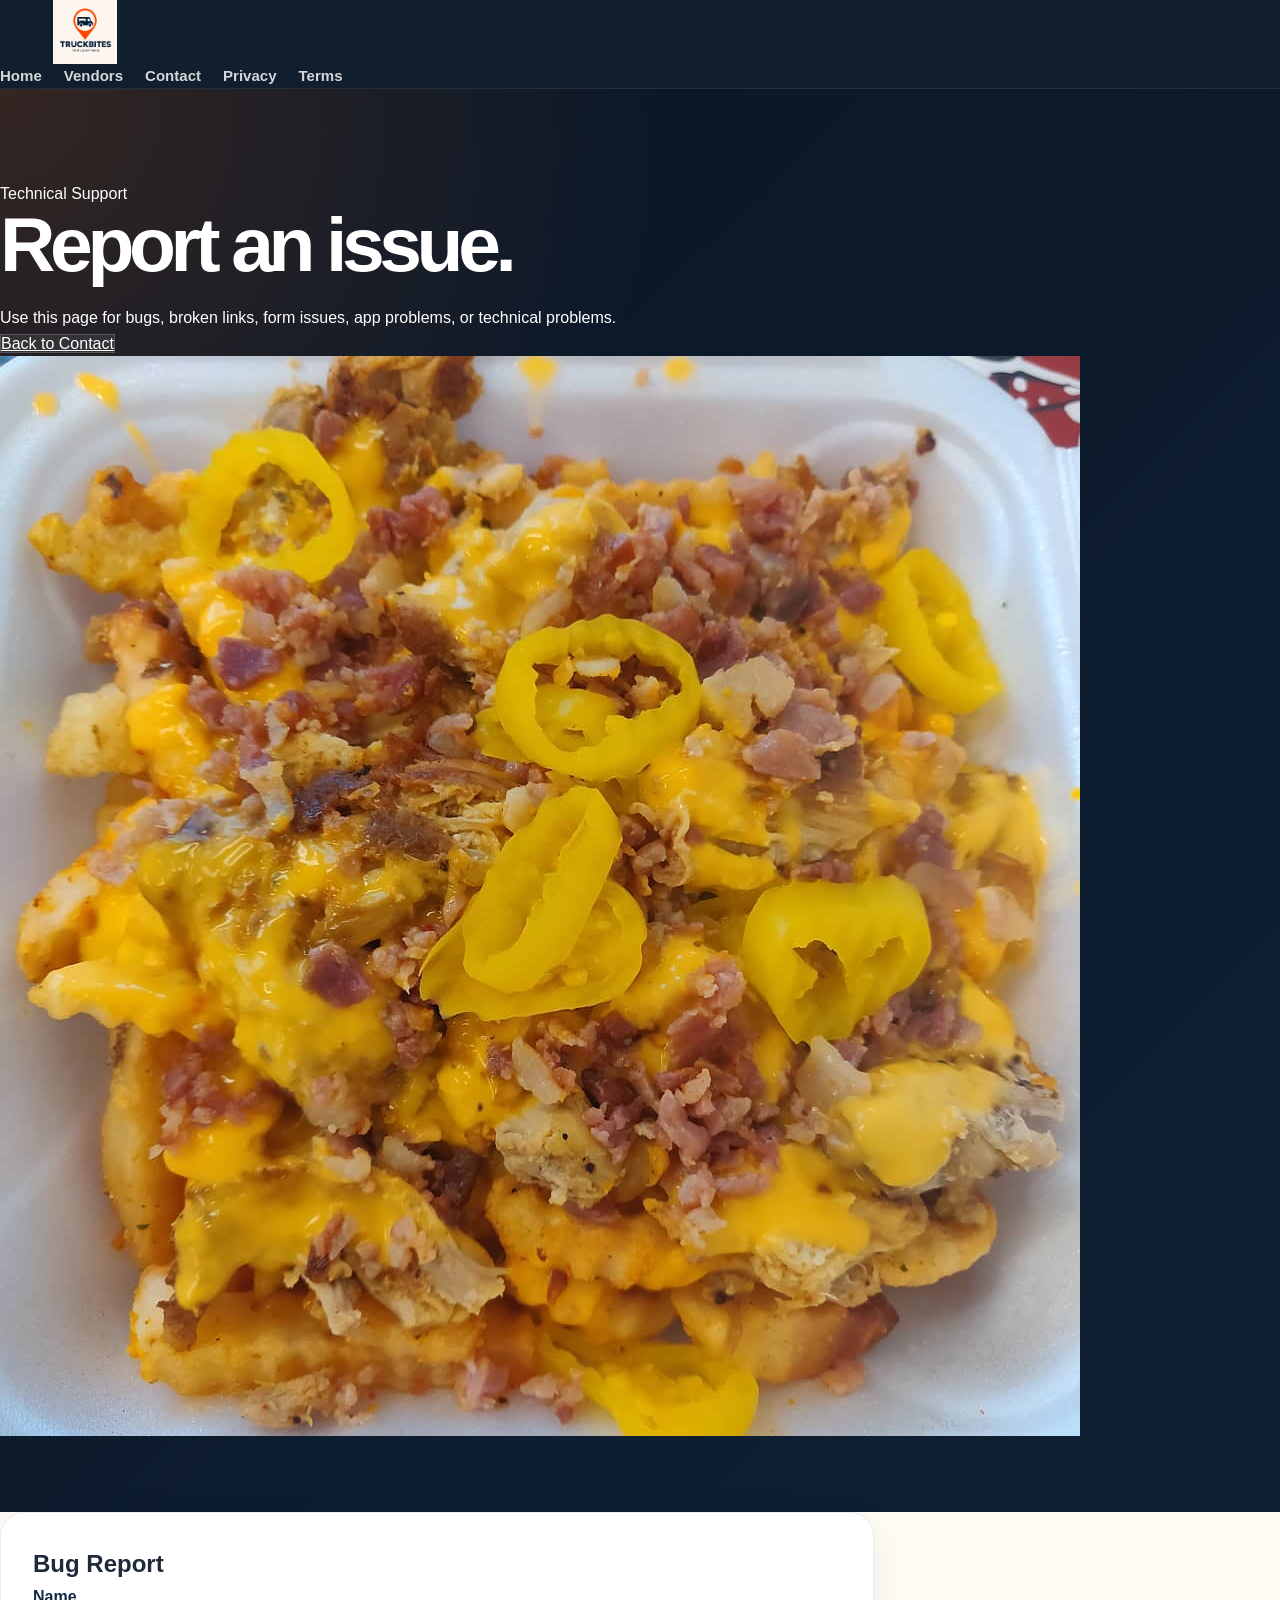
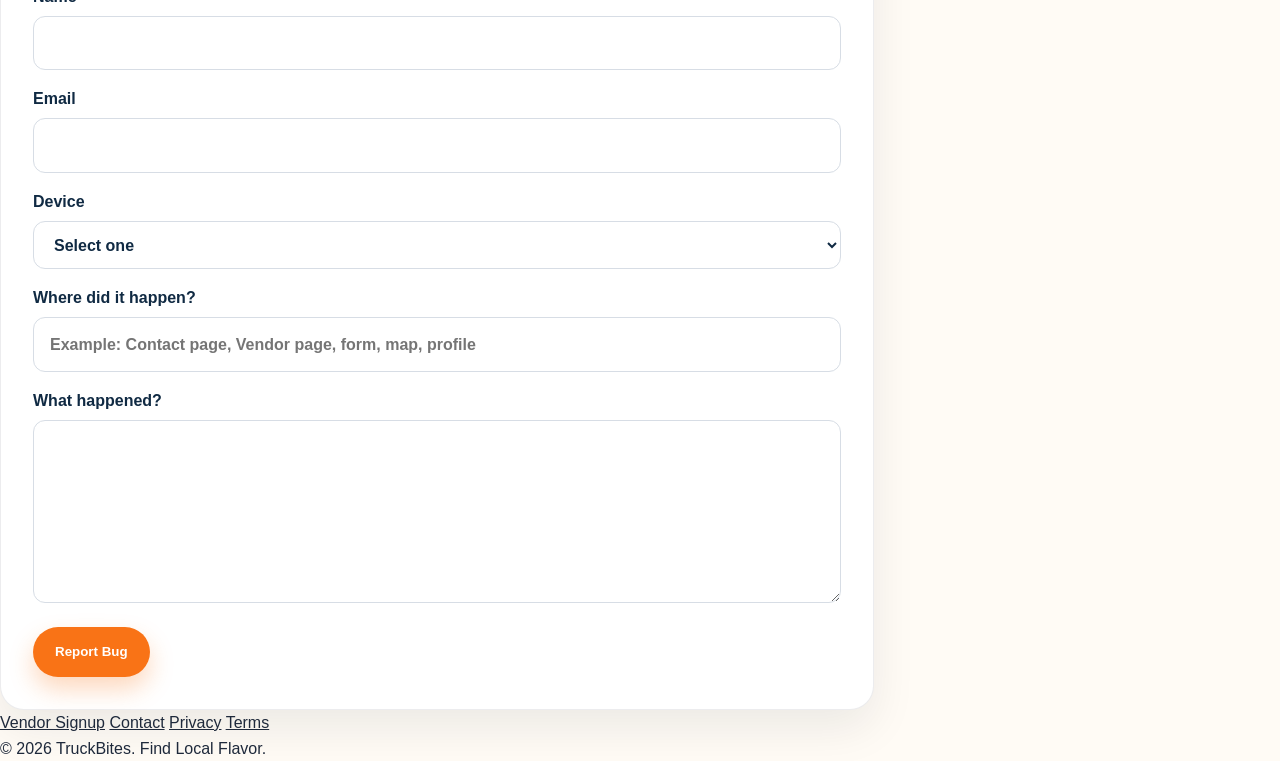
<file: support.html>
<!DOCTYPE html>
<html lang="en">
<head>
  <meta charset="UTF-8" />
  <meta name="viewport" content="width=device-width, initial-scale=1.0" />

  <title>Technical Support | TruckBites</title>
  <meta name="description" content="Report a TruckBites technical issue or bug." />
<!-- Start of HubSpot Embed Code -->
<script type="text/javascript" id="hs-script-loader" async defer src="//js-na2.hs-scripts.com/246335047.js"></script>
<!-- End of HubSpot Embed Code -->
  <link rel="stylesheet" href="styles.css?v=10" />
</head>

<body>
  <header class="site-header">
    <a href="index.html" class="brand" aria-label="TruckBites home">
      <img src="images/truckbiteslogofinal.png" alt="TruckBites logo" class="brand-logo" />
    </a>

    <nav class="site-nav" aria-label="Main navigation">
      <a href="index.html">Home</a>
      <a href="vendor-signup.html">Vendors</a>
      <a href="contact.html">Contact</a>
      <a href="privacy.html">Privacy</a>
      <a href="terms.html">Terms</a>
    </nav>
  </header>

  <main>
    <section class="hero">
      <div class="hero-content">
        <span class="badge">Technical Support</span>
        <h1>Report an issue.</h1>
        <p>
          Use this page for bugs, broken links, form issues, app problems, or technical problems.
        </p>

        <div class="hero-buttons">
          <a href="contact.html" class="btn-secondary">Back to Contact</a>
        </div>
      </div>

      <div class="hero-image">
        <img src="images/loaded-fries.jpg" alt="Loaded fries" class="hero-food-image" />
      </div>
    </section>

    <section class="forms-grid">
      <form class="form-card" action="https://formspree.io/f/xjgzlreg" method="POST">
        <input type="hidden" name="_subject" value="New TruckBites Bug Report" />
        <input type="hidden" name="form_type" value="Bug Report" />
        <input type="hidden" name="_next" value="https://gettruckbites.com/success.html" />

        <h2>Bug Report</h2>

        <label>Name
          <input type="text" name="name" />
        </label>

        <label>Email
          <input type="email" name="email" required />
        </label>

        <label>Device
          <select name="device_type" required>
            <option value="">Select one</option>
            <option value="iPhone">iPhone</option>
            <option value="Android">Android</option>
            <option value="Web">Web</option>
            <option value="Other">Other</option>
          </select>
        </label>

        <label>Where did it happen?
          <input type="text" name="location_in_app" placeholder="Example: Contact page, Vendor page, form, map, profile" />
        </label>

        <label>What happened?
          <textarea name="message" rows="6" required></textarea>
        </label>

        <button type="submit">Report Bug</button>
      </form>
    </section>
  </main>

  <footer>
    <div class="footer-links">
      <a href="vendor-signup.html">Vendor Signup</a>
      <a href="contact.html">Contact</a>
      <a href="privacy.html">Privacy</a>
      <a href="terms.html">Terms</a>
    </div>

    <p class="copyright">&copy; 2026 TruckBites. Find Local Flavor.</p>
  </footer>
</body>
</html>
</file>
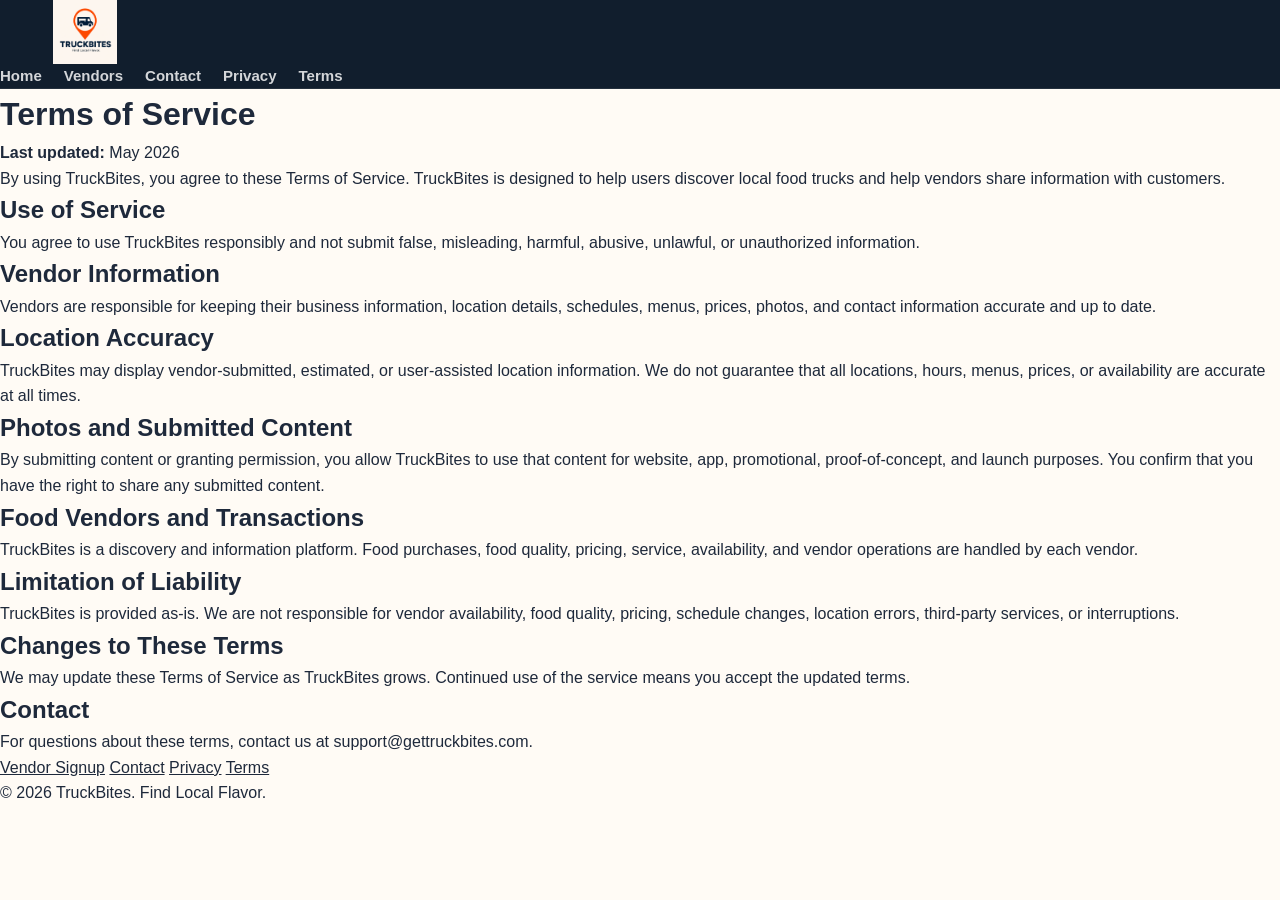
<file: terms.html>
<!DOCTYPE html>
<html lang="en">
<head>
  <meta charset="UTF-8" />
  <meta name="viewport" content="width=device-width, initial-scale=1.0" />

  <title>Terms of Service | TruckBites</title>
  <meta name="description" content="Read the TruckBites terms of service." />
<!-- Start of HubSpot Embed Code -->
<script type="text/javascript" id="hs-script-loader" async defer src="//js-na2.hs-scripts.com/246335047.js"></script>
<!-- End of HubSpot Embed Code -->
  <link rel="stylesheet" href="styles.css?v=10" />
</head>

<body>
  <header class="site-header">
    <a href="index.html" class="brand" aria-label="TruckBites home">
      <img src="images/truckbiteslogofinal.png" alt="TruckBites logo" class="brand-logo" />
    </a>

    <nav class="site-nav" aria-label="Main navigation">
      <a href="index.html">Home</a>
      <a href="vendor-signup.html">Vendors</a>
      <a href="contact.html">Contact</a>
      <a href="privacy.html">Privacy</a>
      <a href="terms.html">Terms</a>
    </nav>
  </header>

  <main class="legal-page">
    <h1>Terms of Service</h1>
    <p><strong>Last updated:</strong> May 2026</p>

    <p>
      By using TruckBites, you agree to these Terms of Service.
      TruckBites is designed to help users discover local food trucks
      and help vendors share information with customers.
    </p>

    <h2>Use of Service</h2>
    <p>
      You agree to use TruckBites responsibly and not submit false, misleading,
      harmful, abusive, unlawful, or unauthorized information.
    </p>

    <h2>Vendor Information</h2>
    <p>
      Vendors are responsible for keeping their business information, location details,
      schedules, menus, prices, photos, and contact information accurate and up to date.
    </p>

    <h2>Location Accuracy</h2>
    <p>
      TruckBites may display vendor-submitted, estimated, or user-assisted location information.
      We do not guarantee that all locations, hours, menus, prices, or availability are accurate at all times.
    </p>

    <h2>Photos and Submitted Content</h2>
    <p>
      By submitting content or granting permission, you allow TruckBites to use that content
      for website, app, promotional, proof-of-concept, and launch purposes.
      You confirm that you have the right to share any submitted content.
    </p>

    <h2>Food Vendors and Transactions</h2>
    <p>
      TruckBites is a discovery and information platform. Food purchases, food quality,
      pricing, service, availability, and vendor operations are handled by each vendor.
    </p>

    <h2>Limitation of Liability</h2>
    <p>
      TruckBites is provided as-is. We are not responsible for vendor availability,
      food quality, pricing, schedule changes, location errors, third-party services, or interruptions.
    </p>

    <h2>Changes to These Terms</h2>
    <p>
      We may update these Terms of Service as TruckBites grows.
      Continued use of the service means you accept the updated terms.
    </p>

    <h2>Contact</h2>
    <p>
      For questions about these terms, contact us at support@gettruckbites.com.
    </p>
  </main>

  <footer>
    <div class="footer-links">
      <a href="vendor-signup.html">Vendor Signup</a>
      <a href="contact.html">Contact</a>
      <a href="privacy.html">Privacy</a>
      <a href="terms.html">Terms</a>
    </div>

    <p class="copyright">&copy; 2026 TruckBites. Find Local Flavor.</p>
  </footer>
</body>
</html>
</file>
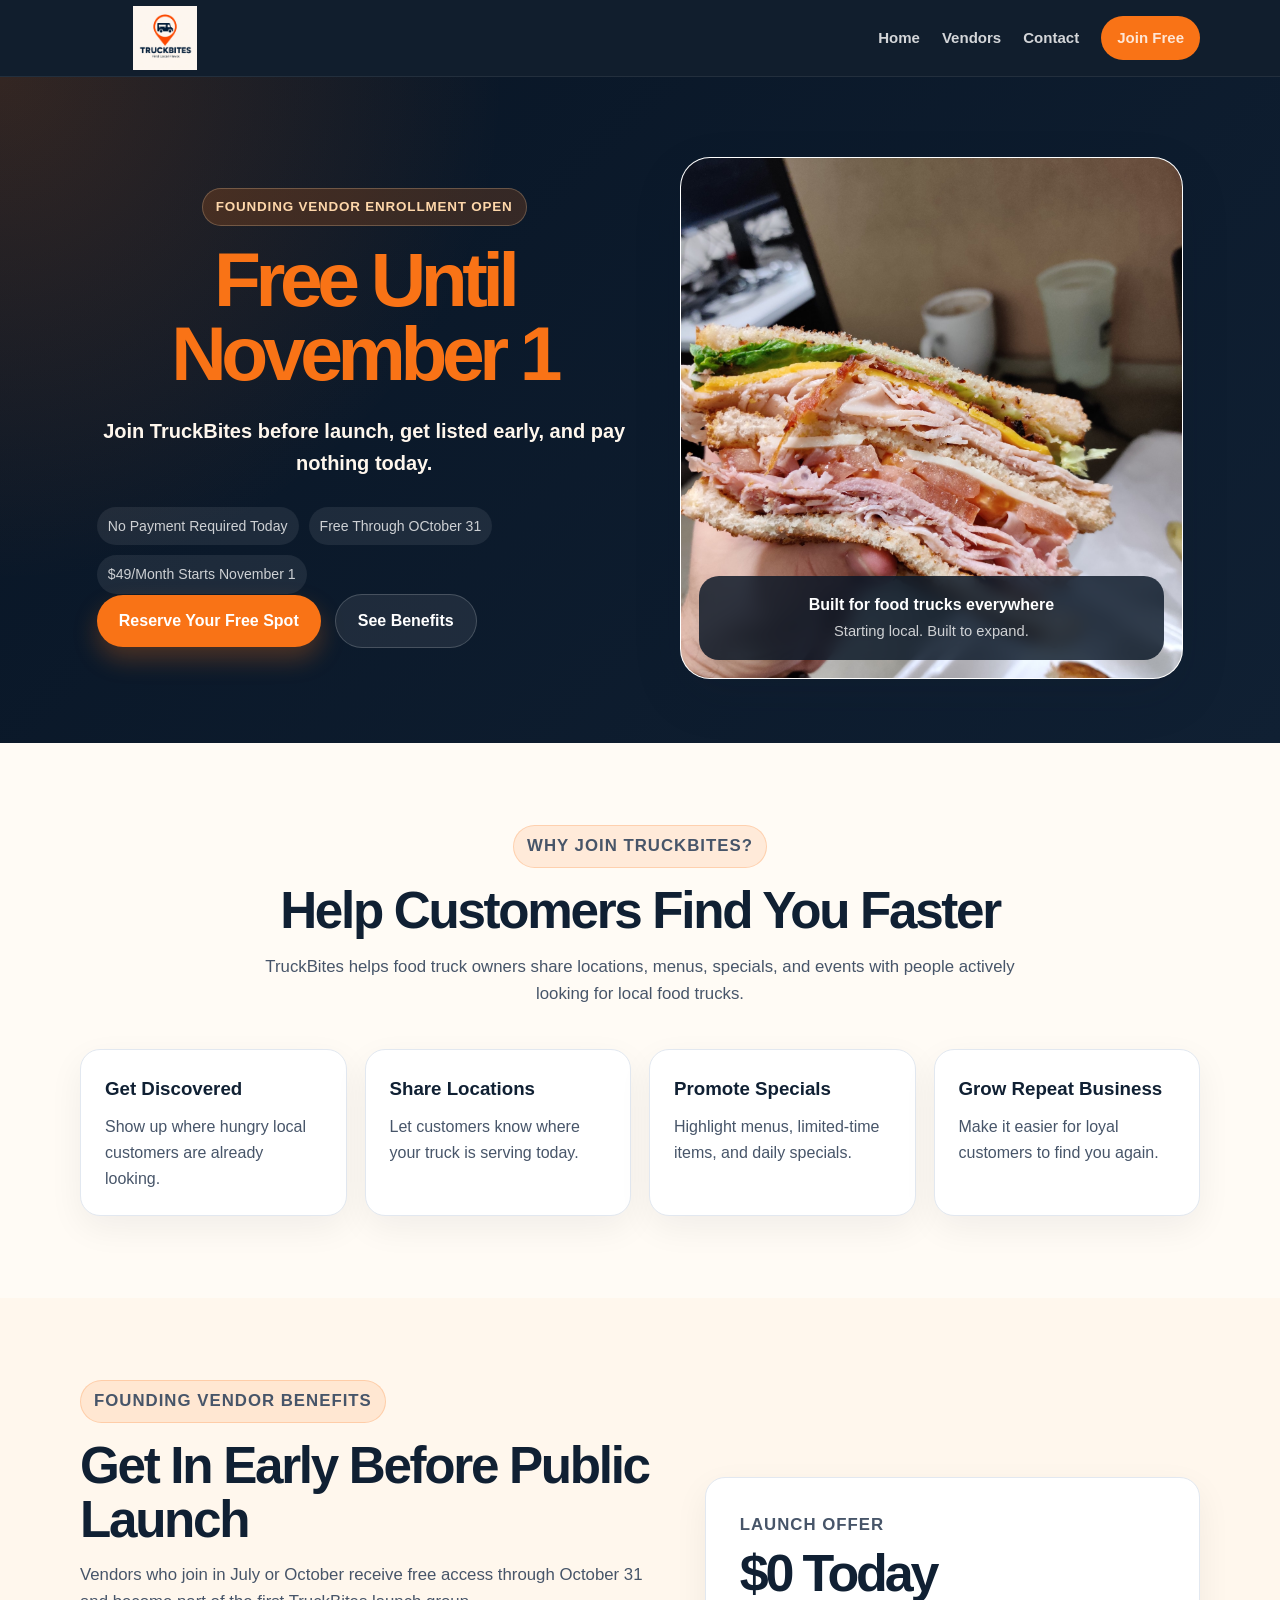
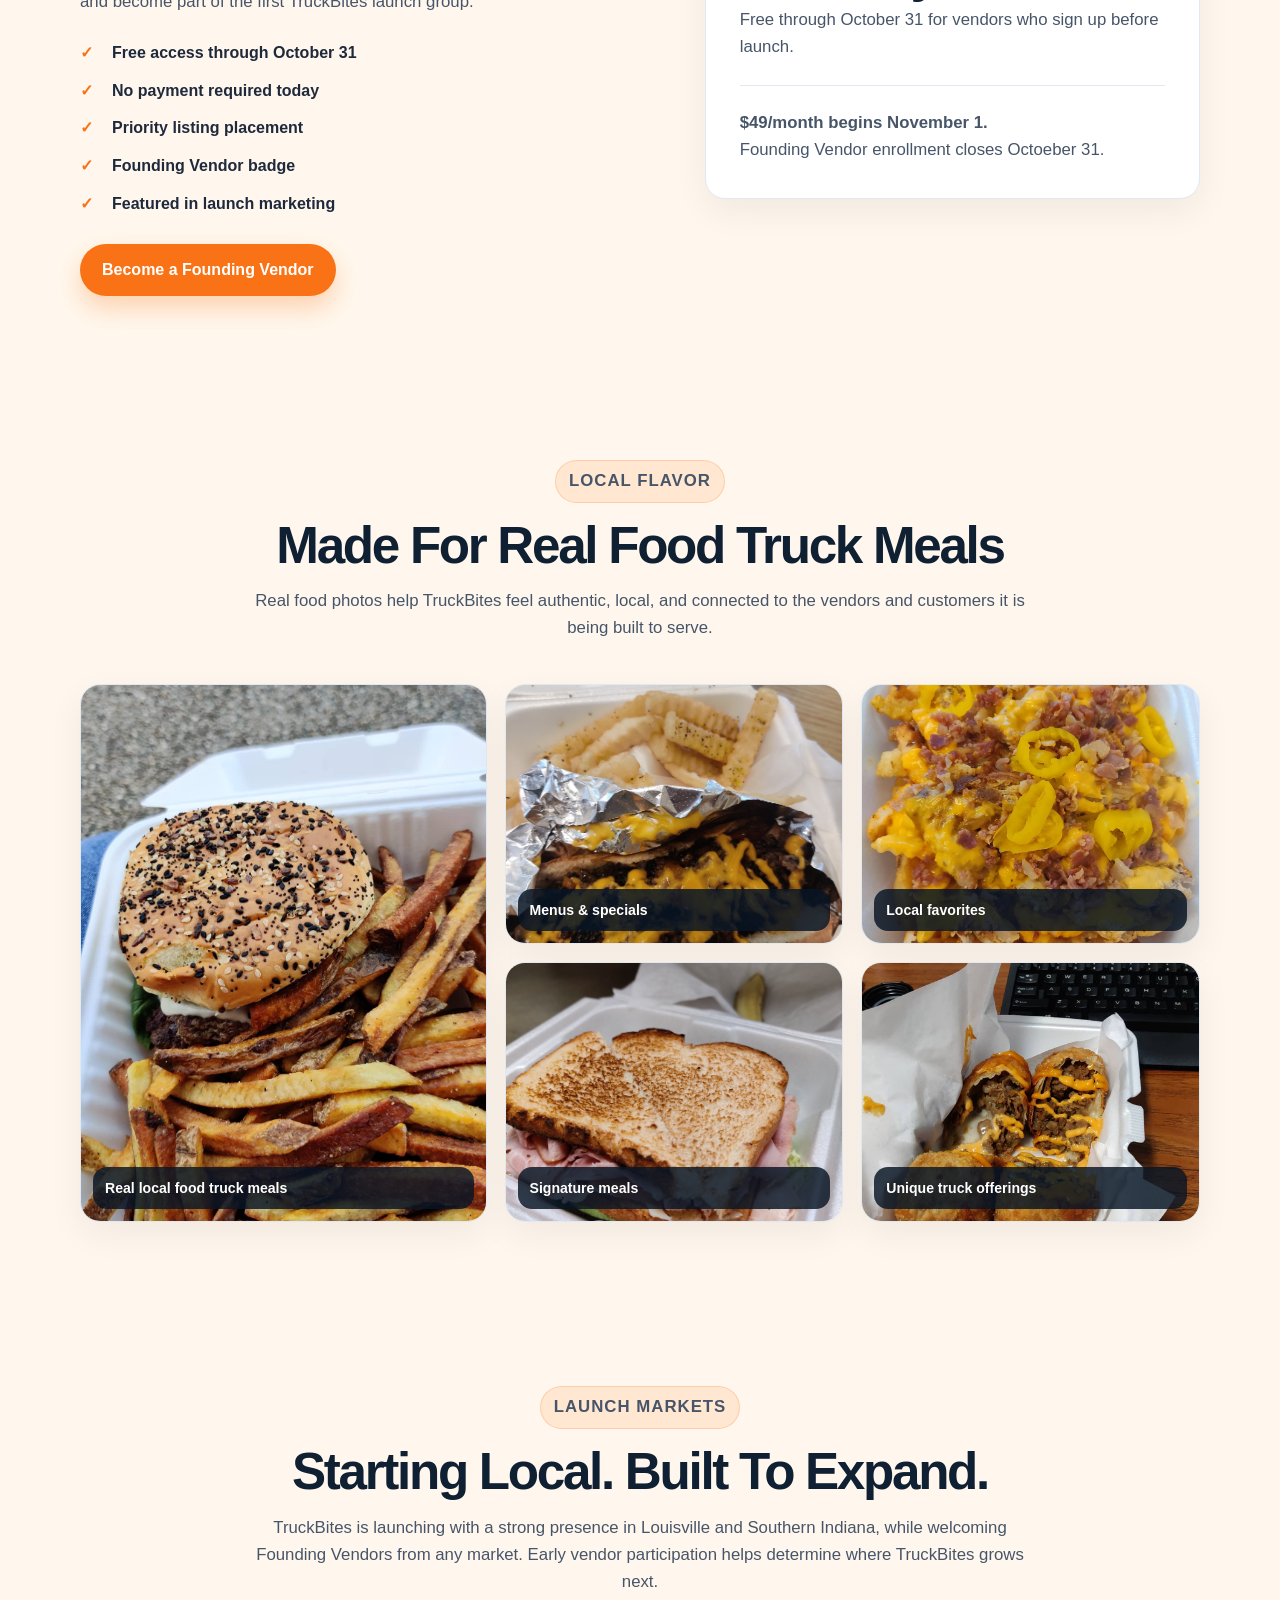
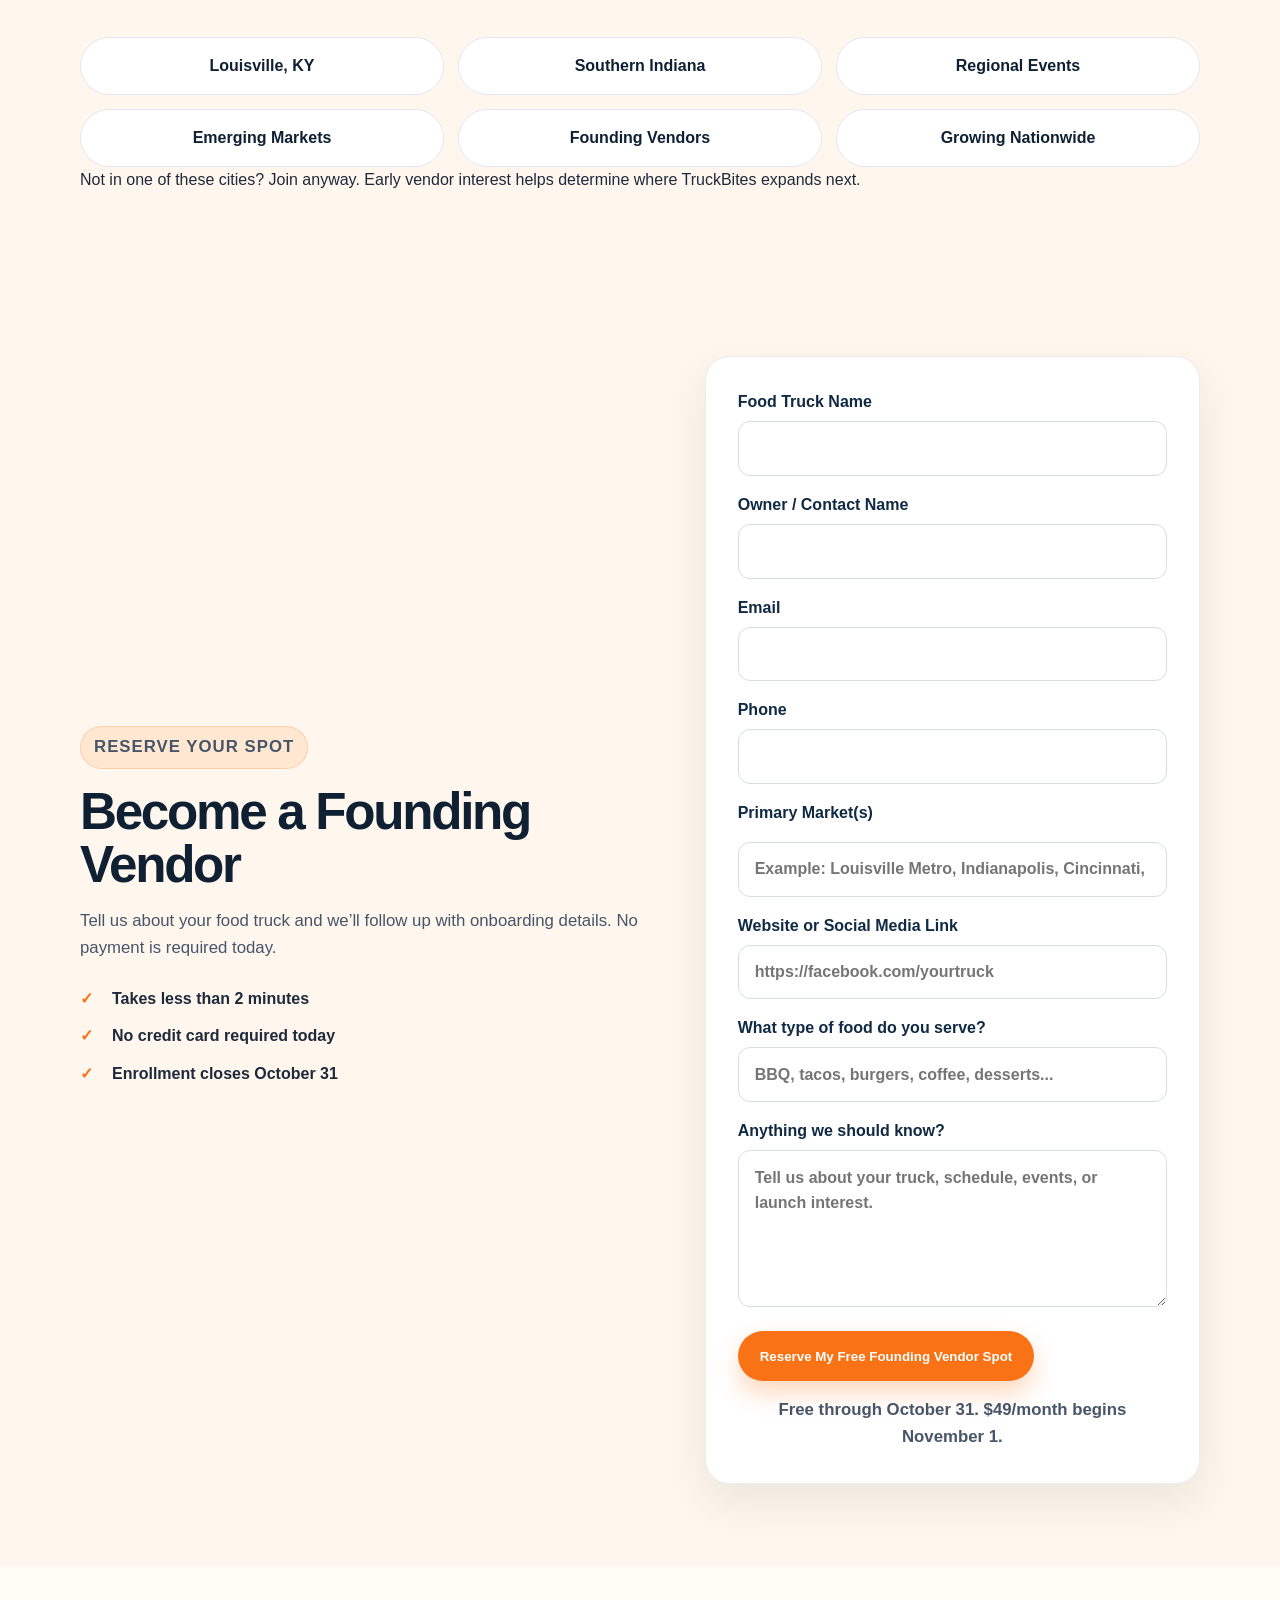
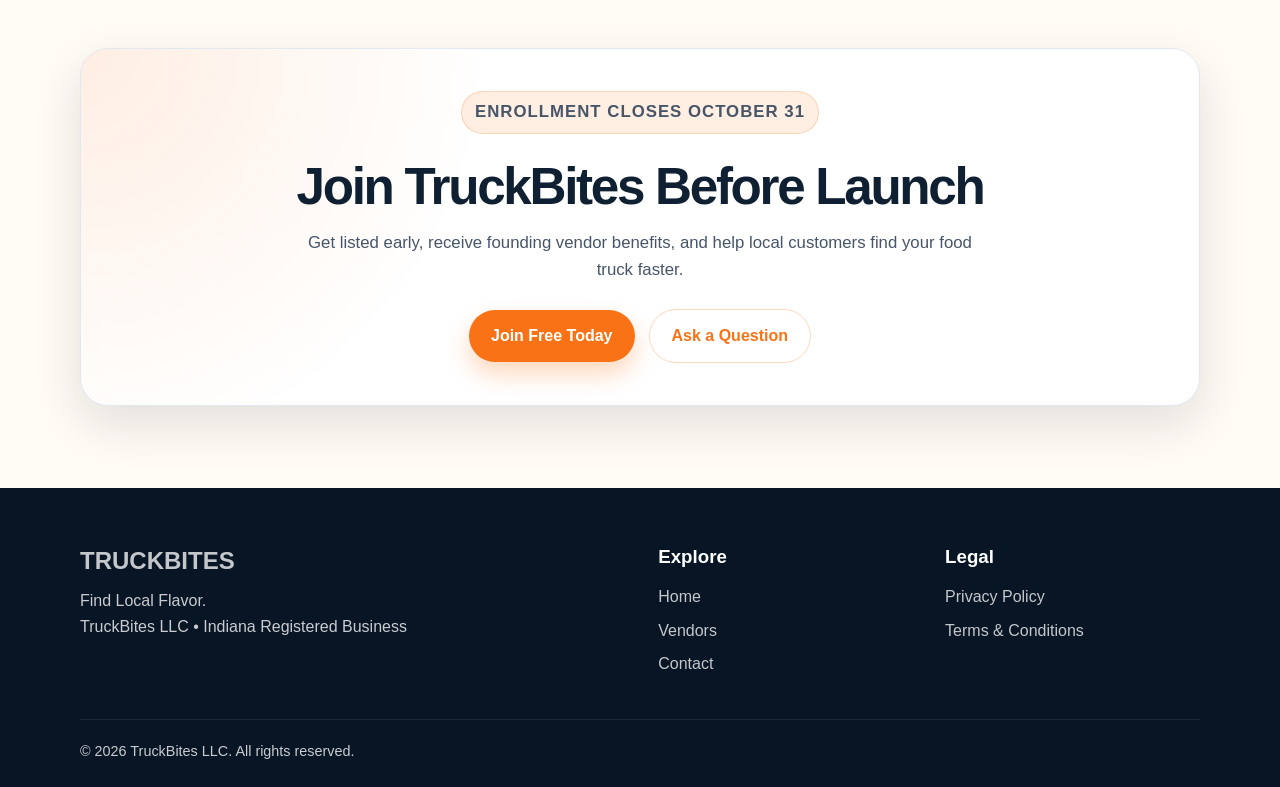
<file: vendor-signup.html>
<!DOCTYPE html>
<html lang="en">
<head>
  <meta charset="UTF-8" />
  <meta name="viewport" content="width=device-width, initial-scale=1.0" />

  <title>Join TruckBites | Founding Vendor Enrollment</title>

  <meta
    name="description"
    content="Join TruckBites as a Founding Vendor. Free until November 1. No payment required today. Starting local and built to expand."
  />

  <link rel="stylesheet" href="styles.css" />
</head>

<body>
  <header class="site-header">
    <div class="container header-inner">
      <a href="index.html" class="brand" aria-label="TruckBites Home">
        <img
          src="images/truckbiteslogofinal.png"
          alt="TruckBites Logo"
          class="brand-logo"
        />
      </a>

      <nav class="main-nav" aria-label="Main navigation">
        <a href="index.html">Home</a>
        <a href="join.html">Vendors</a>
        <a href="contact.html">Contact</a>
        <a href="join.html#join-form" class="nav-cta">Join Free</a>
      </nav>
    </div>
  </header>

  <main>
    <section class="hero join-hero">
      <div class="container hero-grid">
        <div class="hero-content">
          <p class="eyebrow">Founding Vendor Enrollment Open</p>

          <h1>Free Until November 1</h1>

          <p class="hero-subtitle">
            Join TruckBites before launch, get listed early, and pay nothing today.
          </p>

          <div class="hero-trust">
            <span>No Payment Required Today</span>
            <span>Free Through OCtober 31</span>
            <span>$49/Month Starts November 1</span>
          </div>

          <div class="hero-actions">
            <a href="#join-form" class="btn btn-primary">
              Reserve Your Free Spot
            </a>
            <a href="#benefits" class="btn btn-secondary">
              See Benefits
            </a>
          </div>
        </div>

        <div class="hero-photo-card">
          <img
            src="images/Clubbie.jpg"
            alt="Local food truck sandwich meal"
            class="hero-photo"
          />
          <div class="photo-caption">
            <strong>Built for food trucks everywhere</strong>
            <span>Starting local. Built to expand.</span>
          </div>
        </div>
      </div>
    </section>

    <section class="section vendor-focus" id="benefits">
      <div class="container">
        <div class="section-heading">
          <p class="eyebrow">Why Join TruckBites?</p>
          <h2>Help Customers Find You Faster</h2>
          <p>
            TruckBites helps food truck owners share locations, menus, specials,
            and events with people actively looking for local food trucks.
          </p>
        </div>

        <div class="benefit-grid">
          <article class="benefit-card">
            <h3>Get Discovered</h3>
            <p>Show up where hungry local customers are already looking.</p>
          </article>

          <article class="benefit-card">
            <h3>Share Locations</h3>
            <p>Let customers know where your truck is serving today.</p>
          </article>

          <article class="benefit-card">
            <h3>Promote Specials</h3>
            <p>Highlight menus, limited-time items, and daily specials.</p>
          </article>

          <article class="benefit-card">
            <h3>Grow Repeat Business</h3>
            <p>Make it easier for loyal customers to find you again.</p>
          </article>
        </div>
      </div>
    </section>

    <section class="section founding">
      <div class="container founding-grid">
        <div>
          <p class="eyebrow">Founding Vendor Benefits</p>
          <h2>Get In Early Before Public Launch</h2>
          <p>
            Vendors who join in July or October receive free access through
            October 31 and become part of the first TruckBites launch group.
          </p>

          <ul class="check-list">
            <li>Free access through October 31</li>
            <li>No payment required today</li>
            <li>Priority listing placement</li>
            <li>Founding Vendor badge</li>
            <li>Featured in launch marketing</li>
          </ul>

          <a href="#join-form" class="btn btn-primary">
            Become a Founding Vendor
          </a>
        </div>

        <aside class="pricing-card">
          <p class="pricing-label">Launch Offer</p>
          <h3>$0 Today</h3>
          <p>Free through October 31 for vendors who sign up before launch.</p>

          <hr />

          <p><strong>$49/month begins November 1.</strong></p>
          <p>Founding Vendor enrollment closes Octoeber 31.</p>
        </aside>
      </div>
    </section>

    <section class="section gallery-section">
      <div class="container">
        <div class="section-heading">
          <p class="eyebrow">Local Flavor</p>
          <h2>Made For Real Food Truck Meals</h2>
          <p>
            Real food photos help TruckBites feel authentic, local, and connected
            to the vendors and customers it is being built to serve.
          </p>
        </div>

        <div class="gallery-grid">
          <figure class="gallery-card large">
            <img
              src="images/Burger-and-fries.jpg"
              alt="Burger and fries from a local food truck"
            />
            <figcaption>Real local food truck meals</figcaption>
          </figure>

          <figure class="gallery-card">
            <img
              src="images/Philly-with-Fries.jpg"
              alt="Philly cheesesteak and fries"
            />
            <figcaption>Menus & specials</figcaption>
          </figure>

          <figure class="gallery-card">
            <img
              src="images/loaded-fries.jpg"
              alt="Loaded fries from a local food truck"
            />
            <figcaption>Local favorites</figcaption>
          </figure>

          <figure class="gallery-card">
            <img
              src="images/Club-sandwich.jpg"
              alt="Club sandwich from a local food truck"
            />
            <figcaption>Signature meals</figcaption>
          </figure>

          <figure class="gallery-card">
            <img
              src="images/Philly-eggrolls.jpg"
              alt="Philly eggrolls from a local food truck"
            />
            <figcaption>Unique truck offerings</figcaption>
          </figure>
        </div>
      </div>
    </section>

    <section class="section local-launch">
      <div class="container">
        <div class="section-heading">
          <p class="eyebrow">Launch Markets</p>
          <h2>Starting Local. Built To Expand.</h2>
         <p>
            TruckBites is launching with a strong presence in Louisville and Southern Indiana,
            while welcoming Founding Vendors from any market. Early vendor participation helps
            determine where TruckBites grows next.
        </p>
        </div>

        <div class="location-grid">
          <div>Louisville, KY</div>
          <div>Southern Indiana</div>
          <div>Regional Events</div>
          <div>Emerging Markets</div>
          <div>Founding Vendors</div>
          <div>Growing Nationwide</div>
       </div>

        <p class="market-note">
          Not in one of these cities? Join anyway. Early vendor interest helps
          determine where TruckBites expands next.
        </p>
      </div>
    </section>

    <section class="section contact-section" id="join-form">
      <div class="container contact-grid">
        <div>
          <p class="eyebrow">Reserve Your Spot</p>
          <h2>Become a Founding Vendor</h2>
          <p>
            Tell us about your food truck and we’ll follow up with onboarding
            details. No payment is required today.
          </p>

          <ul class="check-list">
            <li>Takes less than 2 minutes</li>
            <li>No credit card required today</li>
            <li>Enrollment closes October 31</li>
          </ul>
        </div>

        <form
          class="form-card"
          action="https://formspree.io/f/YOUR_FORM_ID"
          method="POST"
        >
          <input
            type="hidden"
            name="_subject"
            value="New TruckBites Founding Vendor Signup"
          />
          <input
            type="hidden"
            name="form_type"
            value="Founding Vendor Signup"
          />

          <label>
            Food Truck Name
            <input type="text" name="food_truck_name" required />
          </label>

          <label>
            Owner / Contact Name
            <input type="text" name="contact_name" required />
          </label>

          <label>
            Email
            <input type="email" name="email" required />
          </label>

          <label>
            Phone
            <input type="tel" name="phone" />
          </label>

          <label>
           <label>
              Primary Market(s)
           </label>
            <input
              type="text"
              name="service_area"
              placeholder="Example: Louisville Metro, Indianapolis, Cincinnati, Nashville..."
            />
          </label>

          <label>
            Website or Social Media Link
            <input
              type="url"
              name="website_or_social"
              placeholder="https://facebook.com/yourtruck"
            />
          </label>

          <label>
            What type of food do you serve?
            <input
              type="text"
              name="food_type"
              placeholder="BBQ, tacos, burgers, coffee, desserts..."
            />
          </label>

          <label>
            Anything we should know?
            <textarea
              name="message"
              rows="5"
              placeholder="Tell us about your truck, schedule, events, or launch interest."
            ></textarea>
          </label>

          <button type="submit" class="btn btn-primary">
            Reserve My Free Founding Vendor Spot
          </button>

          <p class="form-note">
            Free through October 31. $49/month begins November 1.
          </p>
        </form>
      </div>
    </section>

    <section class="section final-cta">
      <div class="container">
        <div class="final-cta-card">
          <p class="eyebrow">Enrollment Closes October 31</p>
          <h2>Join TruckBites Before Launch</h2>
          <p>
            Get listed early, receive founding vendor benefits, and help local
            customers find your food truck faster.
          </p>

          <div class="hero-actions">
            <a href="#join-form" class="btn btn-primary">
              Join Free Today
            </a>
            <a href="contact.html" class="btn btn-secondary">
              Ask a Question
            </a>
          </div>
        </div>
      </div>
    </section>
  </main>

  <footer class="site-footer">
    <div class="container footer-grid">
      <div>
        <a href="index.html" class="footer-brand">TRUCKBITES</a>
        <p>Find Local Flavor.</p>
        <p>TruckBites LLC • Indiana Registered Business</p>
      </div>

      <div>
        <h3>Explore</h3>
        <a href="index.html">Home</a>
        <a href="vendor-signup.html">Vendors</a>
        <a href="contact.html">Contact</a>
      </div>

      <div>
        <h3>Legal</h3>
        <a href="privacy.html">Privacy Policy</a>
        <a href="terms.html">Terms & Conditions</a>
      </div>
    </div>

    <div class="container footer-bottom">
      <p>© 2026 TruckBites LLC. All rights reserved.</p>
    </div>
  </footer>
</body>
</html>
</file>
<file: styles.css>
:root {
  --navy: #102033;
  --navy-dark: #081525;
  --orange: #f97316;
  --orange-dark: #c95a0b;
  --cream: #fff7ed;
  --cream-light: #fffbf5;
  --white: #ffffff;
  --slate: #475569;
  --text: #1e293b;
  --muted: #64748b;
  --border: #e2e8f0;
  --shadow: 0 18px 50px rgba(15, 23, 42, 0.12);
  --radius: 20px;
}

* {
  box-sizing: border-box;
  margin: 0;
  padding: 0;
}

html {
  scroll-behavior: smooth;
}

body {
  font-family: Arial, Helvetica, sans-serif;
  color: var(--text);
  background: var(--cream-light);
  line-height: 1.6;
}

img {
  max-width: 100%;
  display: block;
}

a {
  color: inherit;
}

.container {
  width: min(1120px, calc(100% - 40px));
  margin: 0 auto;
}

/* HEADER */
.site-header {
  position: sticky;
  top: 0;
  z-index: 50;
  background: rgba(8, 21, 37, 0.96);
  border-bottom: 1px solid rgba(255, 255, 255, 0.08);
}

.header-inner {
  min-height: 76px;
  display: flex;
  align-items: center;
  justify-content: space-between;
  gap: 24px;
}

.brand {
  display: flex;
  align-items: center;
  text-decoration: none;
  color: var(--white);
  font-weight: 900;
  letter-spacing: 0.04em;
}

.brand-logo {
  width: 170px;
  height: auto;
  max-height: 64px;
  object-fit: contain;
  border-radius: 12px;
}

.main-nav,
.site-header nav {
  display: flex;
  align-items: center;
  gap: 22px;
}

.main-nav a,
.site-header nav a {
  color: rgba(255, 255, 255, 0.82);
  text-decoration: none;
  font-weight: 700;
  font-size: 0.94rem;
}

.main-nav a:hover,
.site-header nav a:hover {
  color: var(--white);
}

.nav-cta {
  text-decoration: none;
  color: var(--white);
  background: var(--orange);
  padding: 10px 16px;
  border-radius: 999px;
  font-weight: 800;
}

/* SHARED BUTTONS */
.btn,
.primary-cta,
.join-form button,
.form-card button {
  display: inline-flex;
  justify-content: center;
  align-items: center;
  min-height: 50px;
  padding: 13px 22px;
  border-radius: 999px;
  text-decoration: none;
  border: none;
  font-weight: 900;
  cursor: pointer;
  transition: transform 0.18s ease, box-shadow 0.18s ease, background 0.18s ease;
}

.btn:hover,
.primary-cta:hover,
.join-form button:hover,
.form-card button:hover {
  transform: translateY(-2px);
}

.btn-primary,
.primary-cta,
.join-form button,
.form-card button {
  color: var(--white);
  background: var(--orange);
  box-shadow: 0 12px 25px rgba(249, 115, 22, 0.28);
}

.btn-primary:hover,
.primary-cta:hover,
.join-form button:hover,
.form-card button:hover {
  background: var(--orange-dark);
}

.btn-secondary {
  color: var(--orange);
  background: var(--white);
  border: 1px solid rgba(249, 115, 22, 0.25);
}

/* HERO */
.hero {
  background:
    radial-gradient(circle at top left, rgba(249, 115, 22, 0.18), transparent 35%),
    linear-gradient(135deg, var(--navy-dark), var(--navy));
  color: var(--white);
  padding: 92px 0 76px;
}

.hero-grid {
  display: grid;
  grid-template-columns: 1.03fr 0.97fr;
  gap: 48px;
  align-items: center;
}

.eyebrow {
  display: inline-flex;
  align-items: center;
  width: fit-content;
  color: var(--orange);
  background: rgba(249, 115, 22, 0.12);
  border: 1px solid rgba(249, 115, 22, 0.22);
  border-radius: 999px;
  padding: 7px 13px;
  font-size: 0.84rem;
  font-weight: 900;
  text-transform: uppercase;
  letter-spacing: 0.06em;
  margin-bottom: 16px;
}

.hero .eyebrow {
  color: #fed7aa;
  background: rgba(249, 115, 22, 0.18);
  border-color: rgba(254, 215, 170, 0.25);
}

.hero h1 {
  font-size: clamp(2.7rem, 6vw, 5.25rem);
  line-height: 0.97;
  letter-spacing: -0.07em;
  max-width: 760px;
  margin-bottom: 24px;
}

.join-page .hero,
.hero.join-hero {
  text-align: center;
  padding: 5rem 6% 4rem;
}

.join-page .hero h1,
.hero.join-hero h1 {
  color: var(--orange);
  margin-left: auto;
  margin-right: auto;
}

.hero-subtitle {
  font-size: 1.18rem;
  color: rgba(255, 255, 255, 0.82);
  max-width: 650px;
  margin-bottom: 30px;
}

.join-page .hero-subtitle,
.hero.join-hero .hero-subtitle {
  font-size: 1.25rem;
  max-width: 700px;
  margin: 0 auto 1.5rem;
  color: var(--cream);
  font-weight: 700;
}

.hero-actions {
  display: flex;
  gap: 14px;
  flex-wrap: wrap;
  align-items: center;
}

.hero .btn-secondary {
  color: var(--white);
  background: rgba(255, 255, 255, 0.08);
  border-color: rgba(255, 255, 255, 0.18);
}

.hero-trust,
.hero-badges {
  display: flex;
  flex-wrap: wrap;
  gap: 10px;
  margin-top: 28px;
}

.hero-badges {
  justify-content: center;
  margin: 2rem auto;
}

.hero-trust span,
.hero-badges span {
  color: rgba(255, 255, 255, 0.78);
  background: rgba(255, 255, 255, 0.08);
  padding: 8px 11px;
  border-radius: 999px;
  font-size: 0.88rem;
}

.hero-badges span {
  border: 1px solid rgba(255, 255, 255, 0.25);
  color: var(--white);
  padding: 0.7rem 1rem;
  font-weight: 800;
}

.hero-photo-card {
  position: relative;
  border-radius: 30px;
  overflow: hidden;
  border: 1px solid rgba(255, 255, 255, 0.16);
  box-shadow: var(--shadow);
  background: var(--white);
}

.hero-photo {
  width: 100%;
  height: 520px;
  object-fit: cover;
}

.photo-caption {
  position: absolute;
  left: 18px;
  right: 18px;
  bottom: 18px;
  padding: 16px 18px;
  border-radius: 20px;
  background: rgba(8, 21, 37, 0.82);
  color: var(--white);
  backdrop-filter: blur(8px);
  display: grid;
  gap: 3px;
}

.photo-caption span {
  color: rgba(255, 255, 255, 0.78);
  font-size: 0.92rem;
}

/* SECTIONS */
.section {
  padding: 82px 0;
}

.section-heading {
  text-align: center;
  max-width: 780px;
  margin: 0 auto 42px;
}

.section-heading h2,
.founding h2,
.trust h2,
.founder h2,
.food-lover-card h2,
.final-cta h2,
.contact-section h2,
.form-intro h2 {
  font-size: clamp(2rem, 4vw, 3.35rem);
  line-height: 1.05;
  letter-spacing: -0.045em;
  margin-bottom: 16px;
  color: var(--navy);
}

.section-heading p,
.founding p,
.trust p,
.founder p,
.food-lover-card p,
.final-cta p,
.contact-section p,
.form-intro p {
  color: var(--slate);
  font-size: 1.05rem;
}

.vendor-focus,
.trust,
.food-lovers,
.final-cta {
  background: var(--cream-light);
}

.gallery-section,
.founding,
.local-launch,
.how-it-works,
.faq,
.contact-section {
  background: var(--cream);
}

/* BENEFITS */
.benefit-grid {
  display: grid;
  grid-template-columns: repeat(4, 1fr);
  gap: 18px;
}

.benefit-card,
.pricing-card,
.trust-list,
.founder-card,
.steps article,
.faq details,
.contact-card,
.gallery-card {
  background: var(--white);
  border: 1px solid var(--border);
  border-radius: var(--radius);
  box-shadow: 0 12px 35px rgba(15, 23, 42, 0.06);
}

.benefit-card {
  padding: 24px;
}

.benefit-card h3,
.benefit-card h2 {
  color: var(--navy);
  margin-bottom: 10px;
}

.benefit-card p {
  color: var(--slate);
}

.benefit-card ul {
  padding-left: 1.2rem;
  margin-bottom: 0;
}

.benefit-card li {
  margin-bottom: 0.85rem;
  font-weight: 700;
}

.benefits-section {
  display: grid;
  grid-template-columns: repeat(2, minmax(0, 1fr));
  gap: 1.5rem;
  padding: 4rem 6%;
  max-width: 1100px;
  margin: 0 auto;
}

.benefits-section .benefit-card {
  border-radius: 1.25rem;
  padding: 2rem;
  box-shadow: 0 12px 30px rgba(16, 42, 67, 0.08);
}

.benefit-card.highlight {
  border: 3px solid var(--orange);
}

/* GALLERY */
.gallery-grid {
  display: grid;
  grid-template-columns: 1.2fr 1fr 1fr;
  grid-auto-rows: 260px;
  gap: 18px;
}

.gallery-card {
  overflow: hidden;
  position: relative;
}

.gallery-card.large {
  grid-row: span 2;
}

.gallery-card img {
  width: 100%;
  height: 100%;
  object-fit: cover;
}

.gallery-card figcaption {
  position: absolute;
  left: 12px;
  right: 12px;
  bottom: 12px;
  background: rgba(8, 21, 37, 0.82);
  color: var(--white);
  padding: 10px 12px;
  border-radius: 14px;
  font-size: 0.88rem;
  font-weight: 700;
}

/* FOUNDING / TRUST / CONTACT GRIDS */
.founding-grid,
.trust-grid,
.contact-grid {
  display: grid;
  grid-template-columns: 1fr 0.85fr;
  gap: 42px;
  align-items: center;
}

.check-list {
  list-style: none;
  display: grid;
  gap: 12px;
  margin: 24px 0 28px;
}

.check-list li {
  position: relative;
  padding-left: 32px;
  color: var(--text);
  font-weight: 750;
}

.check-list li::before {
  content: "✓";
  position: absolute;
  left: 0;
  top: 0;
  color: var(--orange);
  font-weight: 900;
}

.pricing-card {
  padding: 34px;
}

.pricing-label {
  color: var(--orange);
  text-transform: uppercase;
  letter-spacing: 0.06em;
  font-size: 0.82rem;
  font-weight: 900;
  margin-bottom: 8px;
}

.pricing-card h3 {
  color: var(--navy);
  font-size: 3.25rem;
  line-height: 1;
  letter-spacing: -0.06em;
  margin-bottom: 8px;
}

.pricing-card hr {
  border: 0;
  border-top: 1px solid var(--border);
  margin: 24px 0;
}

.location-grid {
  display: grid;
  grid-template-columns: repeat(3, 1fr);
  gap: 14px;
}

.location-grid div {
  background: var(--white);
  border: 1px solid var(--border);
  border-radius: 999px;
  padding: 15px 18px;
  text-align: center;
  font-weight: 900;
  color: var(--navy);
}

.trust-list {
  padding: 24px;
  display: grid;
  gap: 18px;
}

.trust-list div {
  display: grid;
  gap: 5px;
  padding-bottom: 18px;
  border-bottom: 1px solid var(--border);
}

.trust-list div:last-child {
  padding-bottom: 0;
  border-bottom: 0;
}

.trust-list strong {
  color: var(--navy);
  font-size: 1.05rem;
}

.trust-list span {
  color: var(--slate);
}

/* FOUNDER */
.founder {
  background: var(--navy);
}

.founder-card {
  padding: 34px;
  background:
    radial-gradient(circle at top right, rgba(249, 115, 22, 0.18), transparent 40%),
    var(--white);
  display: grid;
  grid-template-columns: 1fr 320px;
  gap: 28px;
  align-items: center;
}

.founder-card p + p {
  margin-top: 14px;
}

.founder-photo {
  width: 100%;
  height: 320px;
  object-fit: cover;
  border-radius: 22px;
}

/* STEPS */
.steps {
  display: grid;
  grid-template-columns: repeat(3, 1fr);
  gap: 18px;
}

.steps article {
  padding: 28px;
}

.steps span {
  width: 42px;
  height: 42px;
  display: grid;
  place-items: center;
  border-radius: 999px;
  background: var(--orange);
  color: var(--white);
  font-weight: 900;
  margin-bottom: 18px;
}

.steps h3 {
  color: var(--navy);
  margin-bottom: 8px;
}

.steps p {
  color: var(--slate);
}

/* FOOD LOVERS / FINAL CTA */
.food-lover-card,
.final-cta-card {
  border-radius: 28px;
  padding: 42px;
  display: flex;
  align-items: center;
  justify-content: space-between;
  gap: 32px;
  background: var(--white);
  border: 1px solid var(--border);
  box-shadow: var(--shadow);
}

.food-lover-card div,
.final-cta-card p {
  max-width: 700px;
}

.final-cta-card {
  display: block;
  text-align: center;
  background:
    radial-gradient(circle at top left, rgba(249, 115, 22, 0.12), transparent 35%),
    var(--white);
}

.final-cta-card .eyebrow {
  margin-left: auto;
  margin-right: auto;
}

.final-cta-card p {
  margin-left: auto;
  margin-right: auto;
  margin-bottom: 26px;
}

.final-cta-card .hero-actions {
  justify-content: center;
}

/* FAQ */
.faq-grid {
  display: grid;
  grid-template-columns: repeat(2, 1fr);
  gap: 16px;
}

.faq details {
  padding: 22px;
}

.faq summary {
  cursor: pointer;
  color: var(--navy);
  font-weight: 900;
  font-size: 1.05rem;
}

.faq details p {
  margin-top: 12px;
  color: var(--slate);
}

/* JOIN PAGE */
.offer-strip {
  background: var(--navy);
  color: var(--white);
  text-align: center;
  padding: 3rem 6%;
}

.offer-strip h2 {
  color: var(--orange);
  font-size: 2rem;
  margin-top: 0;
}

.offer-strip p {
  max-width: 760px;
  margin: 0 auto;
  font-size: 1.15rem;
  font-weight: 700;
  color: var(--cream);
}

.form-section {
  display: grid;
  grid-template-columns: 0.8fr 1.2fr;
  gap: 2rem;
  padding: 4rem 6%;
  max-width: 1100px;
  margin: 0 auto;
}

.form-intro h2 {
  margin: 0 0 1rem;
}

.form-intro p {
  line-height: 1.6;
}

.join-form {
  background: var(--white);
  padding: 2rem;
  border-radius: 1.25rem;
  box-shadow: 0 12px 30px rgba(16, 42, 67, 0.08);
}

.join-form label {
  display: block;
  font-weight: 800;
  margin-bottom: 1rem;
  color: var(--navy);
}

.join-form input,
.join-form select,
.join-form textarea {
  width: 100%;
  display: block;
  margin-top: 0.4rem;
  padding: 0.9rem 1rem;
  border: 2px solid #d9e2ec;
  border-radius: 0.75rem;
  font: inherit;
  background: #fff;
  color: var(--text);
}

.join-form textarea {
  resize: vertical;
  min-height: 140px;
}

.join-form input:focus,
.join-form select:focus,
.join-form textarea:focus {
  outline: none;
  border-color: var(--orange);
  box-shadow: 0 0 0 3px rgba(249, 115, 22, 0.18);
}

.join-form button {
  width: 100%;
  font-size: 1rem;
  margin-top: 0.5rem;
}

.form-note {
  text-align: center;
  font-size: 0.9rem;
  font-weight: 700;
  color: var(--navy);
  margin-top: 1rem;
}

/* CONTACT / SUPPORT FORMS */
.forms-grid {
  display: grid;
  grid-template-columns: minmax(0, 1.4fr) minmax(280px, 0.6fr);
  gap: 2rem;
  align-items: start;
}

.form-card {
  background: #fff;
  border-radius: 24px;
  padding: 2rem;
  box-shadow: 0 18px 45px rgba(15, 23, 42, 0.08);
  border: 1px solid rgba(15, 23, 42, 0.08);
}

.form-card label {
  display: block;
  margin-bottom: 1rem;
  font-weight: 700;
  color: #102a43;
}

.form-card input,
.form-card select,
.form-card textarea {
  width: 100%;
  display: block;
  margin-top: 0.4rem;
  padding: 0.85rem 1rem;
  border: 1px solid #d7dde5;
  border-radius: 12px;
  font: inherit;
  background: #fff;
  color: #102a43;
}

.form-card textarea {
  resize: vertical;
  min-height: 140px;
}

.form-card input:focus,
.form-card select:focus,
.form-card textarea:focus {
  outline: none;
  border-color: var(--orange);
  box-shadow: 0 0 0 3px rgba(249, 115, 22, 0.18);
}

.form-card button,
.form-card .btn {
  margin-top: 0.5rem;
}

.contact-card {
  padding: 28px;
}

.contact-card a {
  color: var(--orange);
  font-weight: 900;
}

/* FOOTER */
.site-footer {
  background: var(--navy-dark);
  color: rgba(255, 255, 255, 0.78);
  padding: 54px 0 24px;
}

.footer-grid {
  display: grid;
  grid-template-columns: 1.5fr 0.7fr 0.7fr;
  gap: 32px;
}

.footer-brand {
  display: inline-block;
  color: var(--white);
  font-size: 1.5rem;
  margin-bottom: 10px;
  text-decoration: none;
  font-weight: 900;
}

.site-footer h3 {
  color: var(--white);
  margin-bottom: 12px;
}

.site-footer a {
  display: block;
  color: rgba(255, 255, 255, 0.76);
  text-decoration: none;
  margin-bottom: 8px;
}

.site-footer a:hover {
  color: var(--white);
}

.footer-bottom {
  border-top: 1px solid rgba(255, 255, 255, 0.09);
  margin-top: 34px;
  padding-top: 20px;
  font-size: 0.9rem;
}

/* RESPONSIVE */
@media (max-width: 950px) {
  .header-inner {
    flex-wrap: wrap;
    padding: 14px 0;
  }

  .main-nav,
  .site-header nav {
    order: 3;
    width: 100%;
    justify-content: center;
    flex-wrap: wrap;
  }

  .hero-grid,
  .founding-grid,
  .trust-grid,
  .contact-grid,
  .founder-card {
    grid-template-columns: 1fr;
  }

  .benefit-grid {
    grid-template-columns: repeat(2, 1fr);
  }

  .steps,
  .location-grid,
  .footer-grid {
    grid-template-columns: 1fr;
  }

  .gallery-grid {
    grid-template-columns: 1fr 1fr;
  }

  .gallery-card.large {
    grid-row: span 1;
  }

  .food-lover-card {
    flex-direction: column;
    align-items: flex-start;
  }

  .founder-photo {
    height: 280px;
  }
}

@media (max-width: 800px) {
  .benefits-section,
  .form-section,
  .forms-grid {
    grid-template-columns: 1fr;
  }

  .form-card {
    padding: 1.5rem;
  }
}

@media (max-width: 640px) {
  .container {
    width: min(100% - 28px, 1120px);
  }

  .brand-logo {
    width: 135px;
  }

  .nav-cta {
    display: none;
  }

  .hero {
    padding: 64px 0 52px;
  }

  .join-page .hero,
  .hero.join-hero {
    padding-top: 3.5rem;
  }

  .hero h1 {
    font-size: 2.65rem;
  }

  .hero-subtitle {
    font-size: 1.02rem;
  }

  .hero-photo {
    height: 360px;
  }

  .btn,
  .primary-cta {
    width: 100%;
  }

  .hero-actions {
    width: 100%;
  }

  .benefit-grid,
  .faq-grid,
  .gallery-grid {
    grid-template-columns: 1fr;
  }

  .gallery-grid {
    grid-auto-rows: 260px;
  }

  .section {
    padding: 58px 0;
  }

  .founder-card,
  .food-lover-card,
  .final-cta-card {
    padding: 28px;
  }

  .pricing-card h3 {
    font-size: 2.55rem;
  }

  .main-nav,
  .site-header nav {
    gap: 14px;
  }

  .main-nav a,
  .site-header nav a {
    font-size: 0.88rem;
  }
}
</file>
